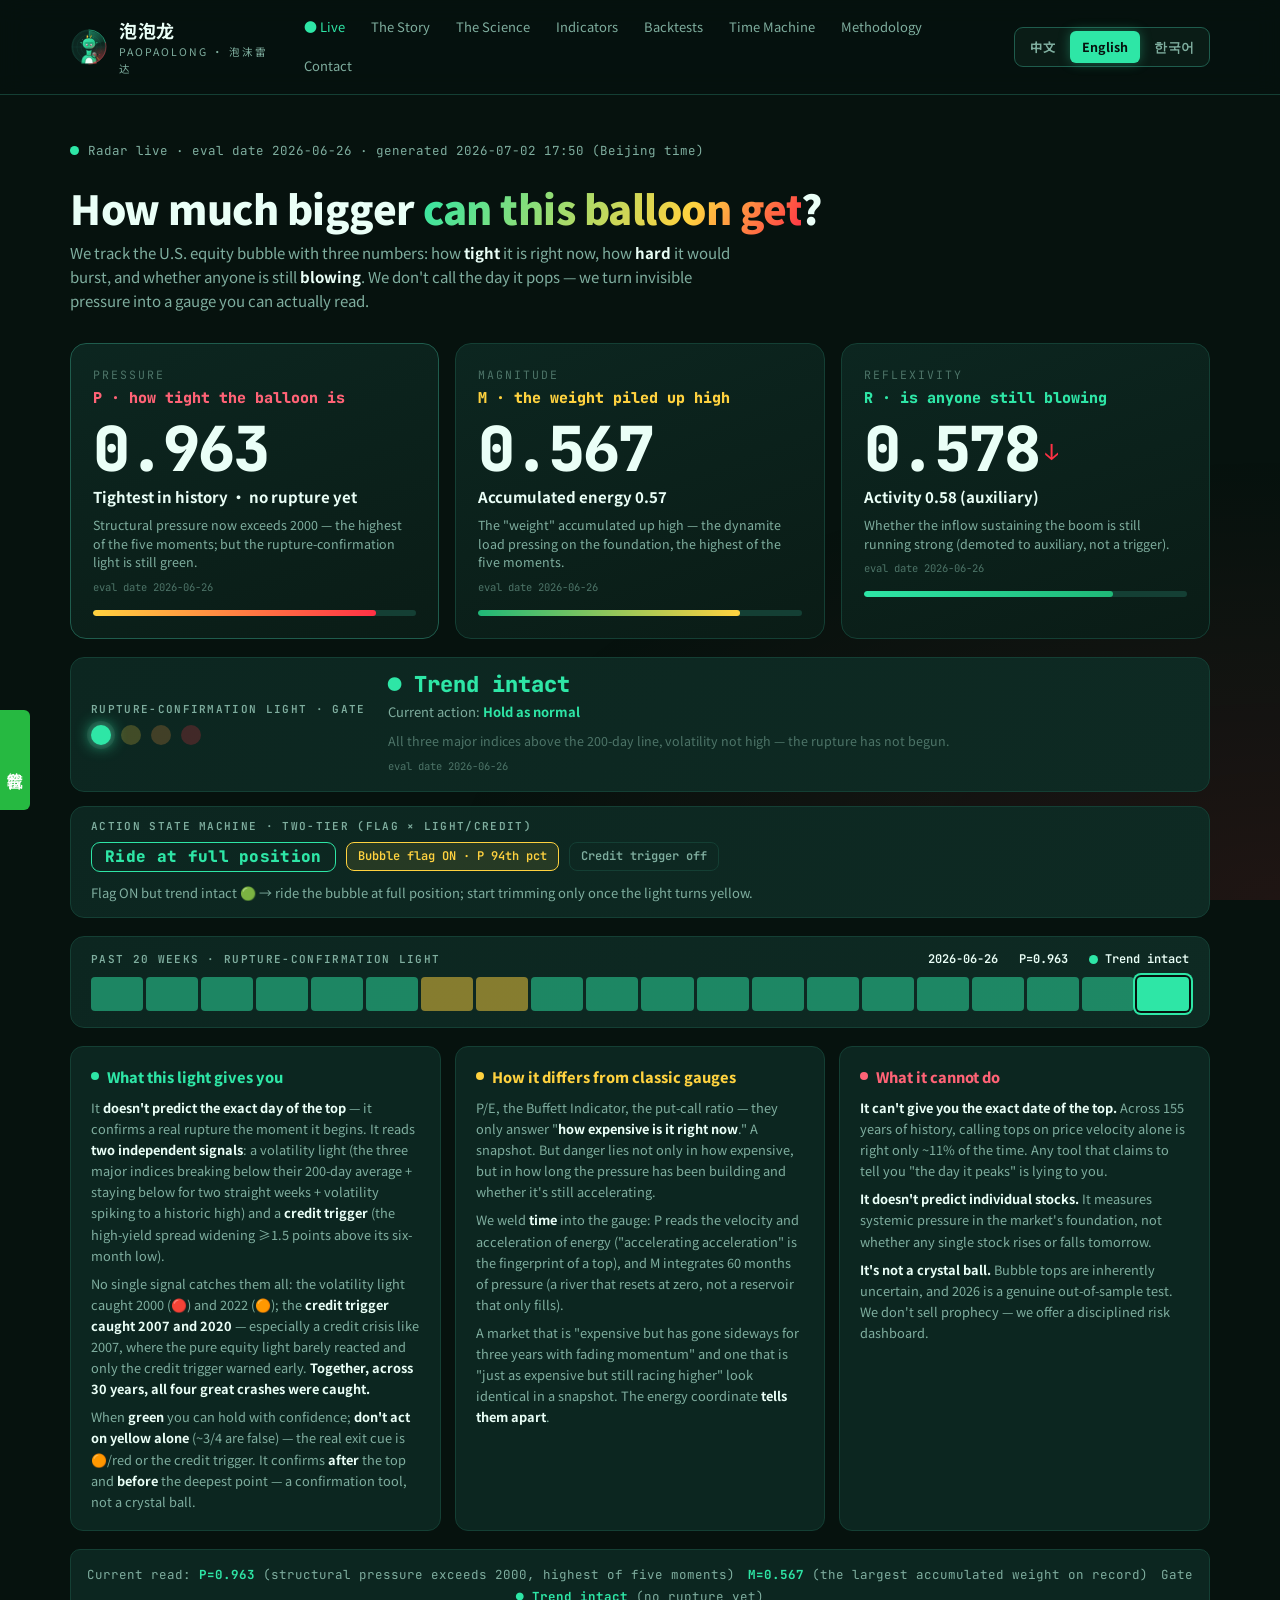
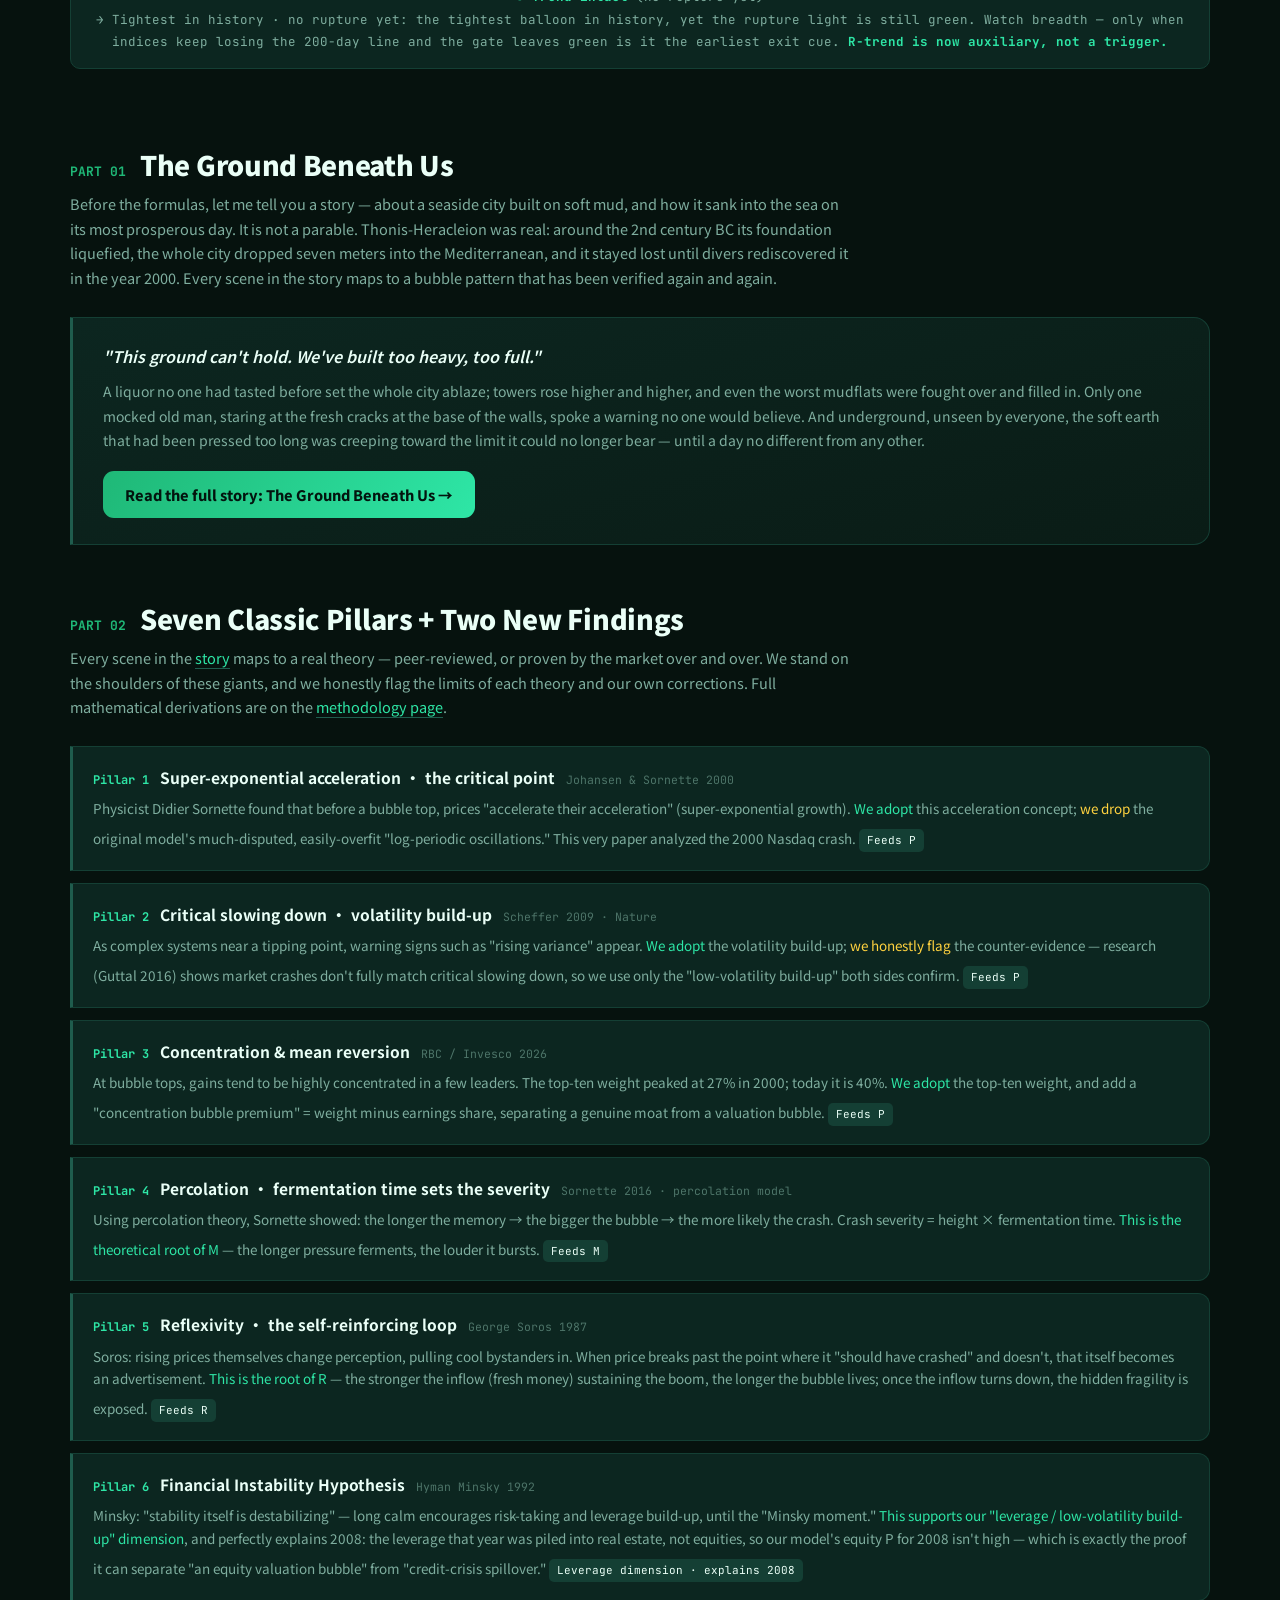
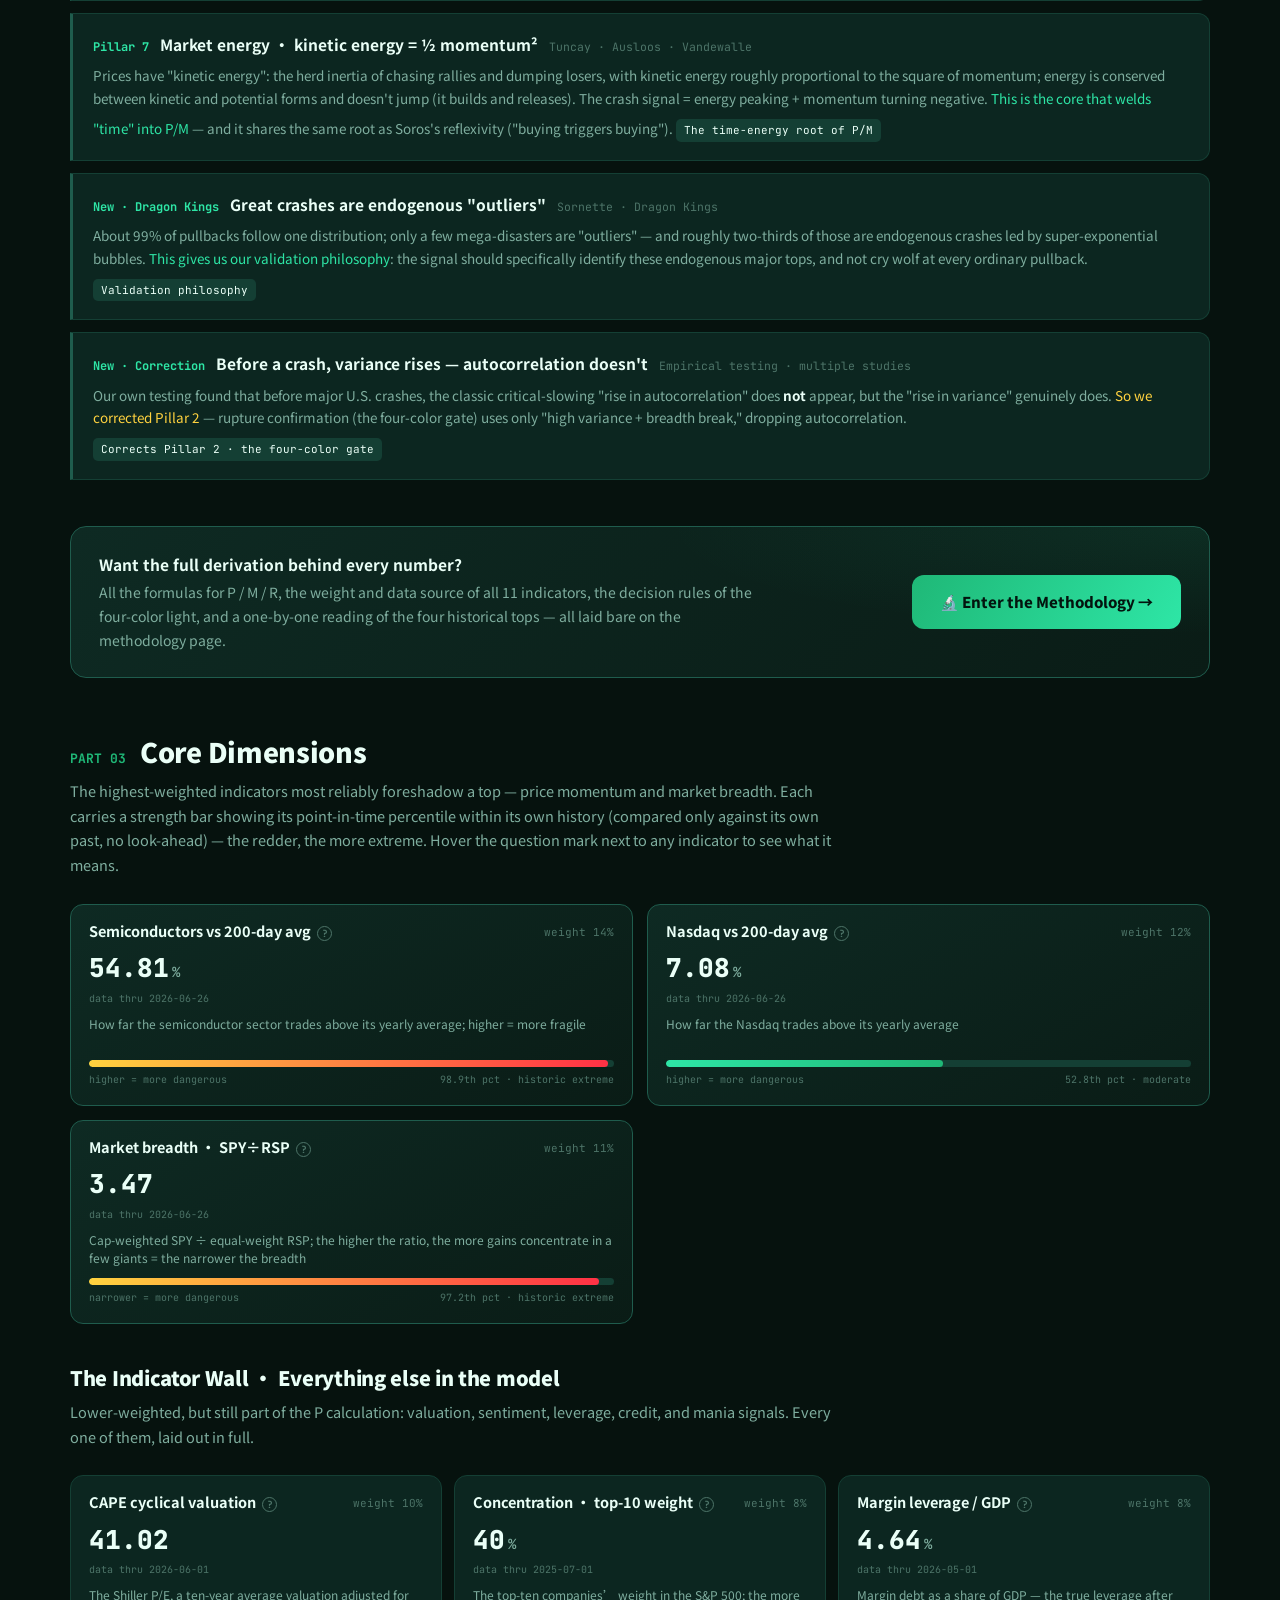
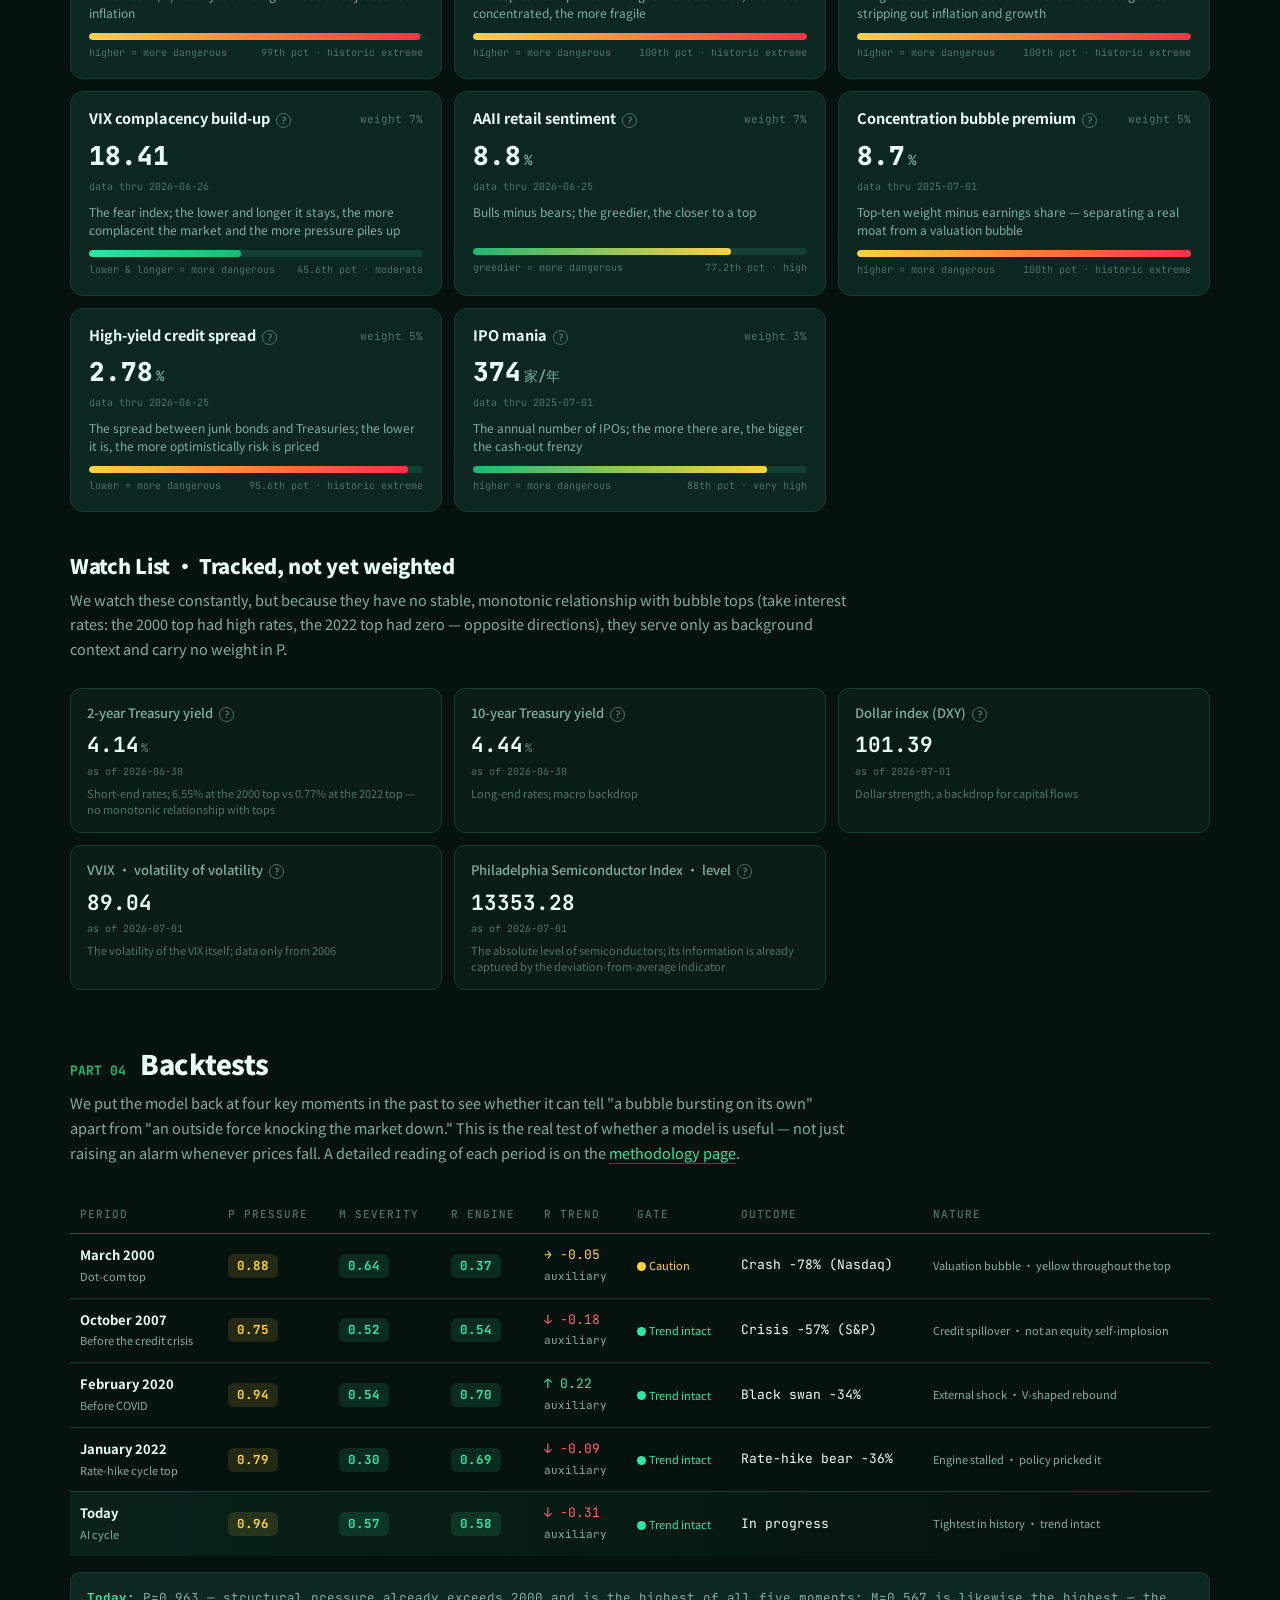
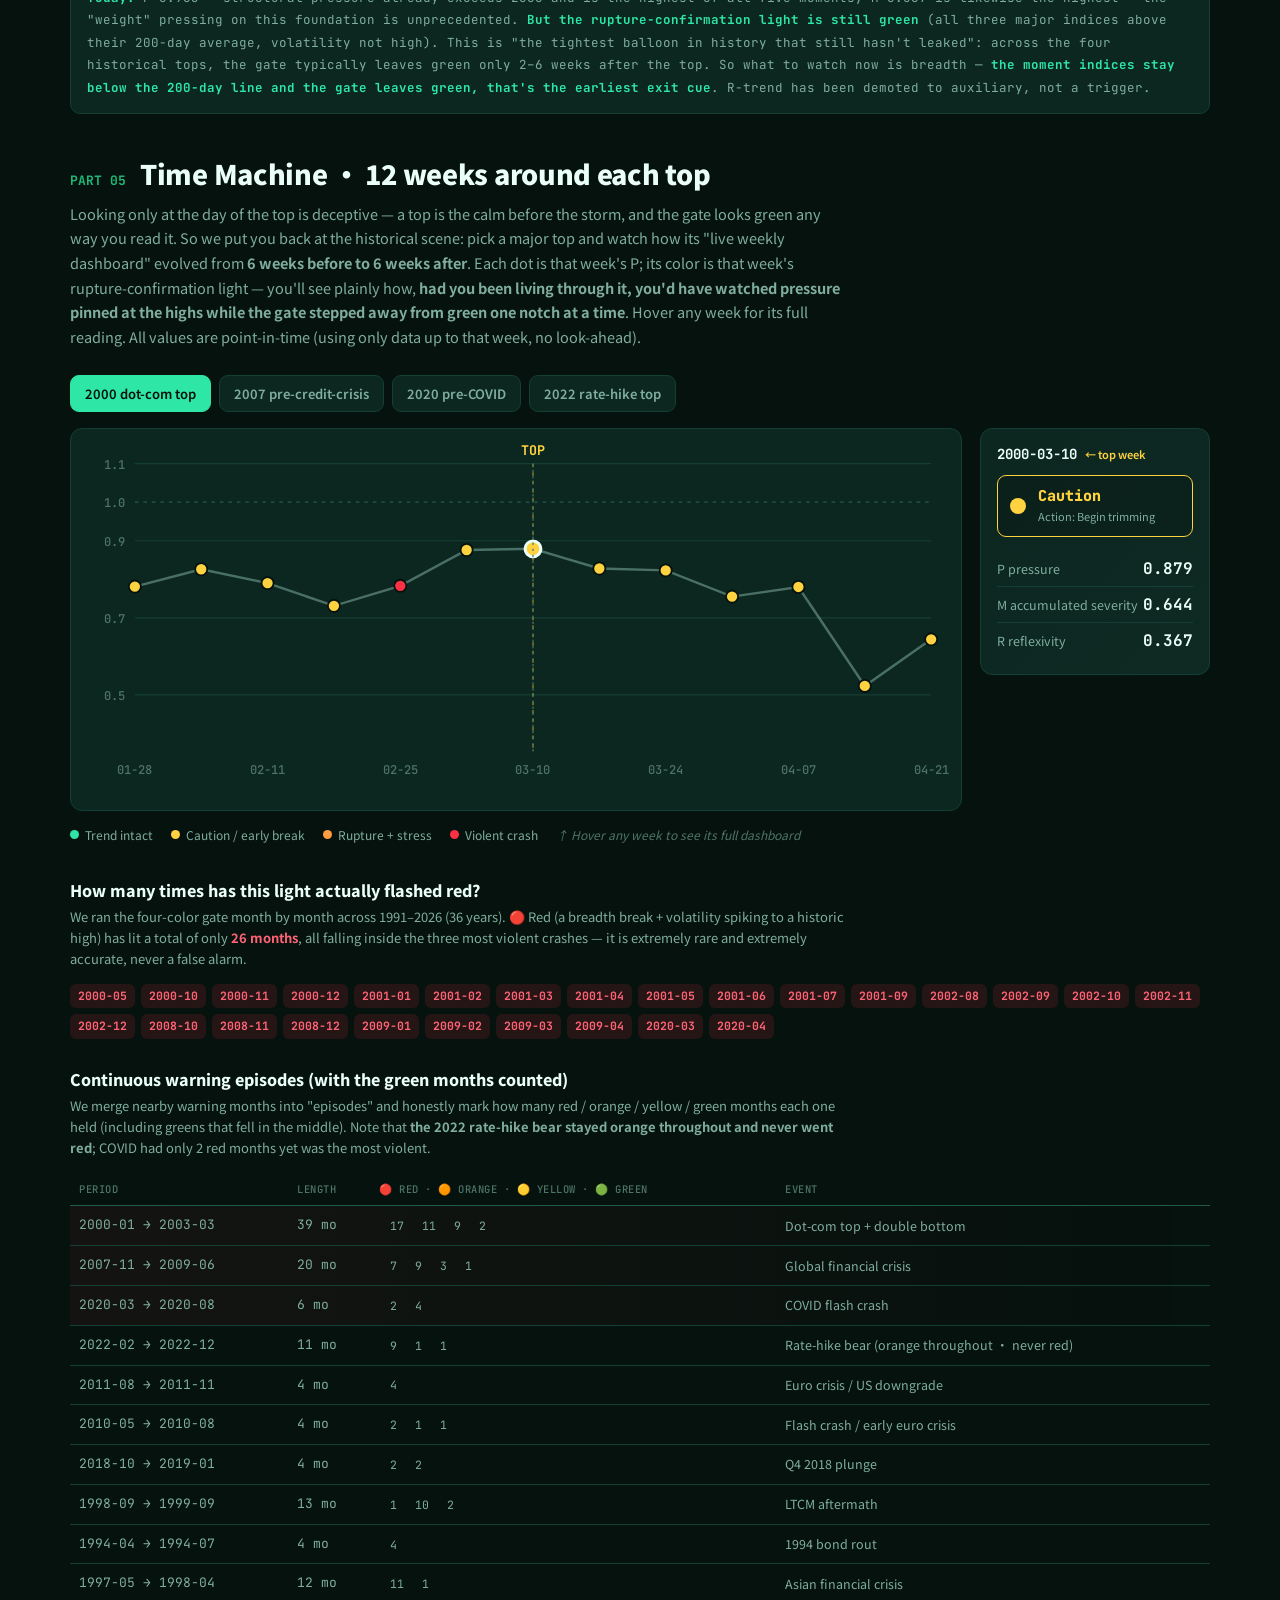
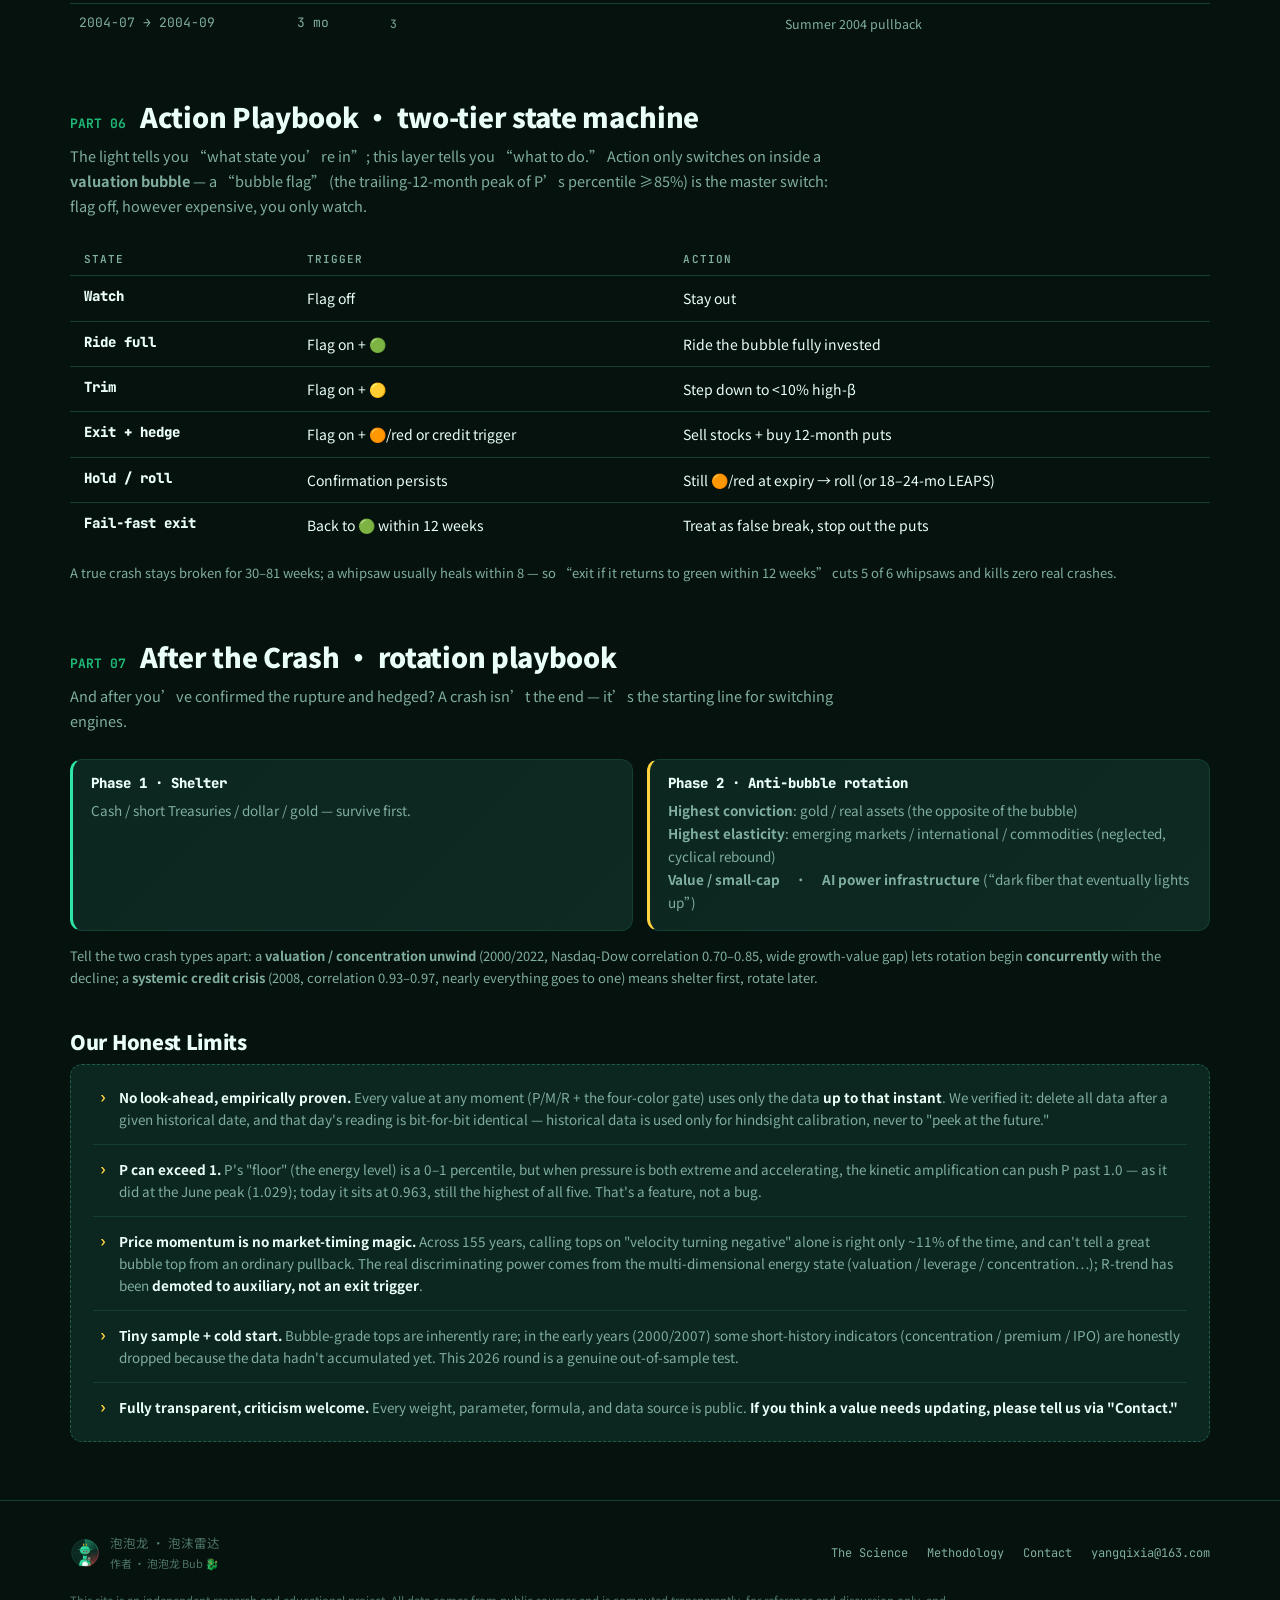
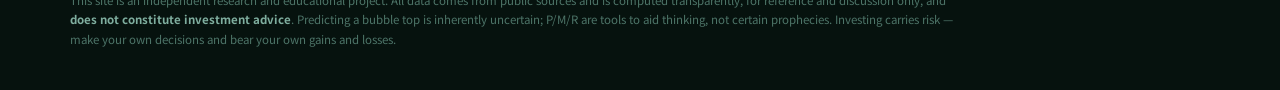
<file: site/index.html>
<!DOCTYPE html>
<html lang="zh-CN">
<head>
<meta charset="UTF-8">
<meta name="viewport" content="width=device-width, initial-scale=1.0">
<title>泡泡龙 · 美股泡沫压力监测</title>
<link rel="icon" href="assets/favicon.svg" type="image/svg+xml">
<link rel="preconnect" href="https://fonts.googleapis.com">
<link rel="preconnect" href="https://fonts.gstatic.com" crossorigin>
<link href="https://fonts.googleapis.com/css2?family=JetBrains+Mono:wght@400;500;700;800&family=Noto+Sans+SC:wght@400;500;700;900&display=swap" rel="stylesheet">
<link rel="stylesheet" href="assets/site.css">
</head>
<body>
<nav>
  <div class="nav-in">
    <a href="index.html" class="brand">
      <img src="assets/logo.svg" alt="泡泡龙">
      <span class="nm">泡泡龙<small>PAOPAOLONG · 泡沫雷达</small></span>
    </a>
    <div class="nav-links">
      <a href="index.html" class="live" data-i18n="nav_live">● 实时</a>
      <a href="story.html" data-i18n="nav_story">原理故事</a>
      <a href="#academic" data-i18n="nav_academic">学术依据</a>
      <a href="#indicators" data-i18n="nav_indicators">指标墙</a>
      <a href="#history" data-i18n="nav_history">历史校验</a>
      <a href="#replay" data-i18n="nav_replay">时光回放</a>
      <a href="methodology.html" data-i18n="nav_method">方法论</a>
      <a href="message.html" data-i18n="nav_message">给我留言</a>
    </div>
    <div class="lang-switch" id="lang-switch"><button data-lang="zh" class="on">中文</button><button data-lang="en">English</button><button data-lang="ko">한국어</button></div>
  </div>
</nav>

<div class="wrap">
  <header class="hero">
    <div class="status-line">
      <span class="pulse-dot"></span>
      <span id="status-txt">雷达运行中 · 评估日 ——</span>
    </div>
    <h1 class="hero-head" data-i18n="hero_head">这个气球，<span class="accent">还能吹多大</span>？</h1>
    <p class="hero-sub" data-i18n="hero_sub">我们用三个数字追踪美股泡沫：它现在<b>多紧</b>、万一爆会<b>多猛</b>、还有没有人<b>在吹</b>。不预测哪天爆，只把看不见的压力变成你看得见的刻度。</p>
    <div id="err" class="err"></div>
    <div class="pmr" id="pmr-cards"></div>
    <div class="gate-box" id="gate-box"></div>
    <div class="action-box" id="action-box"></div>
    <div class="strip20-wrap">
      <div class="strip20-head"><span data-i18n="strip_head">过去 20 周 · 破裂确认灯</span><span class="strip20-cap" id="strip20-cap"></span></div>
      <div class="strip20" id="strip20-bars"></div>
    </div>
    <div class="gate-explain" data-i18n="gate_explain">
      <div class="ge-card can">
        <div class="ge-t"><span class="dot"></span>这盏灯能给你什么</div>
        <p>它<b>不预测顶部哪天到</b>，只在真正的破裂开始时确认。它看<b>两路独立信号</b>：波动灯（三大指数跌穿 200 日线 + 连续两周 + 波动冲上历史高位）与<b>信贷扳机</b>（高收益债利差较半年低点扩大 ≥1.5 个百分点）。</p>
        <p>没有任何单一信号能抓全：波动灯抓住了 2000（🔴）和 2022（🟠）；<b>信贷扳机抓住了 2007 和 2020</b>——尤其 2007 那种信贷危机，纯股市灯几乎没反应，全靠信贷扳机提前预警。<b>两路合并，30 年四次大崩盘一次没漏。</b></p>
        <p>🟢 可安心持有；<b>黄灯别单独行动</b>（约 3/4 是假信号），真正的离场线索是 🟠/红灯 或信贷扳机。它在顶部<b>之后</b>、最深处<b>之前</b>确认——是确认工具，不是水晶球。</p>
      </div>
      <div class="ge-card adv">
        <div class="ge-t"><span class="dot"></span>它和传统指标差在哪</div>
        <p>市盈率、巴菲特指标只回答"<b>此刻贵不贵</b>"——一张快照。但危险不只在多贵，更在压力憋了多久、还在不在加速。</p>
        <p>我们把"<b>时间</b>"焊进指标：P 看能量的速度与加速度（"加速地加速"才是顶部指纹），M 把 60 个月压力做成积分（像河、穿零重置）。</p>
        <p>一个"贵但横盘三年、动能衰减"的市场，和一个"同样贵、却还在加速狂奔"的市场，快照分不出，<b>能量坐标能</b>。</p>
      </div>
      <div class="ge-card cant">
        <div class="ge-t"><span class="dot"></span>它做不到什么</div>
        <p><b>给不了精确顶部日期</b>——155 年检验，单靠价格速度抓顶精确率仅约 11%。任何声称能告诉你"哪天见顶"的工具都在骗你。</p>
        <p><b>不预测个股</b>——它量的是整个市场地基的系统性压力，不是某只股票明天的涨跌。</p>
        <p><b>不是水晶球</b>——泡沫顶本质不确定，2026 仍是真正的样本外考验。我们卖的不是预言，是有纪律的风控仪表盘。</p>
      </div>
    </div>
    <div class="readout" id="readout"></div>
  </header>

  <section id="story-teaser">
    <div class="sec-head"><span class="sec-num">PART 01</span><span class="sec-title" data-i18n="st_title">脚下的土地</span></div>
    <p class="sec-intro" data-i18n="st_intro">在讲公式之前，请先听一个故事——一座建在软土上的海边古城，如何在最繁华的那天整体沉入海底。它不是寓言：托尼斯-赫拉克利翁真实存在过，公元前二世纪地基液化、整体下沉七米，直到公元 2000 年才在海底被重新发现。故事里的每一幕，都对应一条被反复验证的泡沫规律。</p>
    <div class="story-teaser" data-i18n="st_teaser">
      <div class="stt-lead">"这片地，撑不住了。我们盖得太重、太满了。"</div>
      <p>一种从未见过的烈酒点燃了全城，楼越盖越高、连最烂的滩涂都被抢着填满；只有一个被嘲笑的老人，盯着墙根新裂开的纹路，说出了没人肯信的警告。而在所有人看不见的地下，那片被压了太久的软土，正一点一点逼向它再也扛不住的极限——直到一个和往常没有任何不同的日子。</p>
      <a href="story.html" class="stt-link">读完整故事：脚下的土地 →</a>
    </div>
  </section>

  <section id="academic">
    <div class="sec-head"><span class="sec-num">PART 02</span><span class="sec-title" data-i18n="ac_title">理论支柱 · 七大经典 + 两项新证</span></div>
    <p class="sec-intro" data-i18n="ac_intro"><a href="story.html" style="color:var(--green);border-bottom:1px solid var(--grid)">故事</a>里那些情节，每一个都对应一个经过同行评议、或被市场反复验证的真实理论。我们站在这些巨人的肩膀上，并诚实标注了每个理论的局限和我们的矫正。完整数学推导见<a href="methodology.html" style="color:var(--green);border-bottom:1px solid var(--grid)">方法论页</a>。</p>
    <div class="pillar" data-i18n="p1">
      <div class="pillar-h"><span class="pillar-n">支柱一</span><span class="pillar-t">超指数加速 · 临界点</span><span class="pillar-src">Johansen & Sornette 2000</span></div>
      <div class="pillar-body">物理学家 Sornette 发现，泡沫顶部前价格会"加速地加速"（超指数增长）。<span class="use">我们采用</span>这个加速度概念；<span class="fix">我们弃用</span>原模型里争议很大、易过拟合的"对数周期振荡"。这篇论文分析的正是 2000 年纳斯达克崩盘。<span class="pillar-maps">支撑 P 值</span></div>
    </div>
    <div class="pillar" data-i18n="p2">
      <div class="pillar-h"><span class="pillar-n">支柱二</span><span class="pillar-t">临界慢化 · 波动率累积</span><span class="pillar-src">Scheffer 2009 · Nature</span></div>
      <div class="pillar-body">复杂系统临近临界点时会出现"方差上升"等预警信号。<span class="use">我们采用</span>波动累积这条；<span class="fix">我们诚实标注</span>反面证据——有研究（Guttal 2016）证明股市崩盘前并不完全符合临界慢化，所以我们只用被双方都验证的"低波动累积"。<span class="pillar-maps">支撑 P 值</span></div>
    </div>
    <div class="pillar" data-i18n="p3">
      <div class="pillar-h"><span class="pillar-n">支柱三</span><span class="pillar-t">集中度均值回归</span><span class="pillar-src">RBC / Invesco 2026</span></div>
      <div class="pillar-body">泡沫顶部往往涨幅高度集中于少数龙头。前十大权重 2000 年顶峰 27%，今天已达 40%。<span class="use">我们采用</span>前十大权重，并新增"集中度泡沫溢价"=权重减盈利占比，区分真护城河与估值泡沫。<span class="pillar-maps">支撑 P 值</span></div>
    </div>
    <div class="pillar" data-i18n="p4">
      <div class="pillar-h"><span class="pillar-n">支柱四</span><span class="pillar-t">渗流理论 · 发酵时间定烈度</span><span class="pillar-src">Sornette 2016 · 渗流模型</span></div>
      <div class="pillar-body">Sornette 用渗流理论证明：记忆越长→泡沫越大→越可能崩盘。崩溃的烈度 = 高度 × 发酵时间。<span class="use">这是 M 值的理论根基</span>——压力发酵越久，崩得越响。<span class="pillar-maps">支撑 M 值</span></div>
    </div>
    <div class="pillar" data-i18n="p5">
      <div class="pillar-h"><span class="pillar-n">支柱五</span><span class="pillar-t">反身性 · 自我强化循环</span><span class="pillar-src">George Soros 1987</span></div>
      <div class="pillar-body">索罗斯：价格上涨本身改变认知，把场外冷静者也吸进场。价格突破"本该崩"的点却没崩，反而成了广告。<span class="use">这是 R 值的根基</span>——维系繁荣的活水（新资金）越旺，泡沫续命；活水拐头向下，被掩盖的脆弱就暴露。<span class="pillar-maps">支撑 R 值</span></div>
    </div>
    <div class="pillar" data-i18n="p6">
      <div class="pillar-h"><span class="pillar-n">支柱六</span><span class="pillar-t">金融不稳定假说</span><span class="pillar-src">Hyman Minsky 1992</span></div>
      <div class="pillar-body">明斯基："稳定本身是不稳定的"——长期平静鼓励冒险、累积杠杆，直到"明斯基时刻"。<span class="use">支撑我们的"杠杆/低波动累积"维度</span>，并完美解释 2008：当年杠杆堆在房地产而非股市，所以我们模型对 2008 股市 P 值不高——这恰恰证明模型能区分"股市估值泡沫"与"信贷危机外溢"。<span class="pillar-maps">支撑杠杆维度 · 解释 2008</span></div>
    </div>
    <div class="pillar" data-i18n="p7">
      <div class="pillar-h"><span class="pillar-n">支柱七</span><span class="pillar-t">市场能量 · 动能=½动量²</span><span class="pillar-src">Tuncay · Ausloos · Vandewalle</span></div>
      <div class="pillar-body">价格有"动能"：追涨杀跌的羊群惯性，动能近似正比于动量的平方；能量在动能与势能间守恒、不会突变（累积与释放）。崩盘信号 = 能量累积到极大 + 动量转负。<span class="use">这是把"时间"焊进 P/M 的内核</span>——也正好与索罗斯反身性同源（"买引发买"）。<span class="pillar-maps">P/M 的时间动能根基</span></div>
    </div>
    <div class="pillar" data-i18n="p8">
      <div class="pillar-h"><span class="pillar-n">新证 · 龙王</span><span class="pillar-t">大崩盘是内生"离群点"</span><span class="pillar-src">Sornette · Dragon Kings</span></div>
      <div class="pillar-body">约 99% 的回调服从同一分布，只有少数巨灾是"离群异类"——其中约三分之二，是被超指数泡沫前导的内生崩盘。<span class="use">这给了我们验证哲学</span>：信号该专门识别这类内生大顶，而不该对每一次普通回调乱叫。<span class="pillar-maps">验证哲学</span></div>
    </div>
    <div class="pillar" data-i18n="p9">
      <div class="pillar-h"><span class="pillar-n">新证 · 修正</span><span class="pillar-t">崩盘前是方差升、不是自相关升</span><span class="pillar-src">实证检验 · 多项研究</span></div>
      <div class="pillar-body">我们检验后发现：美股大崩盘前并<b>不</b>出现经典临界慢化的"自相关上升"，但"方差上升"确实普遍。<span class="fix">据此我们矫正了支柱二</span>——破裂确认（四色闸门）只用"方差高位 + 广度破位"，丢掉自相关。<span class="pillar-maps">矫正支柱二 · 四色闸门</span></div>
    </div>
  </section>

  <div class="page-entry">
    <div class="pe-text" data-i18n="pe_text"><b>想看每个数字背后的完整推导？</b>P / M / R 的全部公式、11 个指标的权重与数据来源、四色灯的判定规则、四个历史顶的逐一解读——全都摊开在方法论页。</div>
    <a href="methodology.html" class="pe-btn" data-i18n="pe_btn">🔬 走进方法论 →</a>
  </div>

  <section id="indicators">
    <div class="sec-head"><span class="sec-num">PART 03</span><span class="sec-title" data-i18n="cd_title">核心维度</span></div>
    <p class="sec-intro" data-i18n="cd_intro">权重最高的指标，最可靠地预示顶部——价格动能与市场广度。每个都带强度条：显示它在历史分布中的 point-in-time 百分位（只跟它自己之前的历史比，无前视）——越偏红越极端。把鼠标移到指标旁的问号上，可看到它的含义。</p>
    <div class="core-grid" id="core-grid"></div>
  </section>

  <section style="padding-top:30px">
    <div class="sec-head"><span class="sec-title" style="font-size:20px" data-i18n="wall_title">指标墙 · 其余纳入计算的指标</span></div>
    <p class="sec-intro" data-i18n="wall_intro">权重稍低，但同样纳入 P 值计算的估值、情绪、杠杆、信用、狂热信号。一个不漏，全部铺开。</p>
    <div class="wall-grid" id="wall-grid"></div>
  </section>

  <section style="padding-top:30px">
    <div class="sec-head"><span class="sec-title" style="font-size:20px" data-i18n="obs_title">观测指标 · 持续追踪，暂不纳入计算</span></div>
    <p class="sec-intro" data-i18n="obs_intro">这些指标我们一直在盯，但因为与泡沫顶部没有稳定的单调关系（比如利率：2000 年顶是高利率、2022 年顶是零利率，方向相反），所以只作背景观测，不参与 P 值加权。</p>
    <div class="obs-grid" id="obs-grid"></div>
  </section>

  <section id="history">
    <div class="sec-head"><span class="sec-num">PART 04</span><span class="sec-title" data-i18n="hist_title">历史校验</span></div>
    <p class="sec-intro" data-i18n="hist_intro">把模型放回过去四个关键时点，看它能否区分"泡沫自爆"和"外力砸盘"。这是检验模型有没有用的真正考验——而不是只要下跌就报警。每个时期的详细解读，见<a href="methodology.html" style="color:var(--green);border-bottom:1px solid var(--grid)">方法论页</a>。</p>
    <div style="overflow-x:auto">
      <table class="htable">
        <thead><tr data-i18n="hist_th"><th>时期</th><th>P 压力</th><th>M 烈度</th><th>R 引擎</th><th>R 趋势</th><th>确认闸</th><th>实际结果</th><th>性质</th></tr></thead>
        <tbody id="hist-body"></tbody>
      </table>
    </div>
    <div class="readout" style="text-align:left;margin-top:16px" data-i18n="hist_readout">
      <b>今天：</b>P=0.963，结构压力已超 2000、是五个时点里最高的；M=0.567 同样最高——这一轮压在地基上的"重量"前所未有。<b>但破裂确认灯仍是绿的</b>（三大指数都在 200 日线上方、波动不高）。这就是"气球史上最紧、却还没漏气"：参考四个历史顶，闸门往往是顶后 2–6 周才离绿。所以现在该盯的是广度——<b>指数一旦持续跌穿 200 日线、闸门离绿，那就是最早的离场线索</b>。R 趋势已降为辅助，不作扳机。
    </div>
  </section>

  <section id="replay" style="padding-top:30px">
    <div class="sec-head"><span class="sec-num">PART 05</span><span class="sec-title" data-i18n="rp_title">时光回放 · 顶部前后 12 周</span></div>
    <p class="sec-intro" data-i18n="rp_intro">只看顶部当天会骗人——顶部本就是暴风雨前的平静，闸门怎么看都是绿的。所以我们把人放回历史现场：选一个大顶，看它<b>顶前 6 周到顶后 6 周</b>的"当周实时仪表盘"如何一周周演变。图上每个点是那一周的 P，颜色是那一周的破裂确认灯——你会直观看到，<b>若当年身在其中，会怎样眼睁睁看着压力钉在高位、闸门一格格离绿</b>。鼠标悬停任意一周，看当周完整读数。所有数值均为 point-in-time（只用当周及之前的数据，无前视）。</p>
    <div id="replay-box"></div>
    <div class="replay-extra">
      <div class="rx-head" data-i18n="rx1_head">历史上，这盏灯到底亮过几次红？</div>
      <p class="rx-sub" data-i18n="rx1_sub">把四色灯逐月跑遍 1991–2026（共 36 年）。🔴 红灯（广度破位 + 波动冲上历史高位）总共只亮过 <b style="color:var(--red-soft)">26 个月</b>，全部落在三次最暴力的崩盘里——它极其罕见、也极其准，从不误报。</p>
      <div class="redmonth-grid" id="redmonth-grid"></div>
      <div class="rx-head" style="margin-top:28px" data-i18n="rx2_head">连续警戒的危机段（含其中绿灯数）</div>
      <p class="rx-sub" data-i18n="rx2_sub">把临近的警戒月并成"危机段"，并如实标出每段里红 / 橙 / 黄 / 绿各有几个月（含夹在中间的绿灯）。注意 <b>2022 加息熊全程橙、从未红</b>；新冠只有 2 个月红、却最猛。</p>
      <div style="overflow-x:auto"><table class="ep-table"><thead><tr data-i18n="ep_th"><th>时间段</th><th>时长</th><th>🔴 红 · 🟠 橙 · 🟡 黄 · 🟢 绿</th><th>事件</th></tr></thead><tbody id="ep-tbody"></tbody></table></div>
    </div>
  </section>

  <section id="playbook">
    <div class="sec-head"><span class="sec-num">PART 06</span><span class="sec-title" data-i18n="pb_title">动作剧本 · 两层状态机</span></div>
    <p class="sec-intro" data-i18n="pb_intro">灯告诉你"现在是什么状态"，这一层告诉你"该做什么"。动作只在<b>估值泡沫</b>里启动——用一个"泡沫旗标"（过去 12 个月 P 分位的峰值 ≥85%）作总开关：旗标不亮，再贵也只观察、不介入。</p>
    <div class="pb-wrap" data-i18n="pb_table"><table class="pb-table"><thead><tr><th>状态</th><th>触发</th><th>动作</th></tr></thead><tbody><tr><td class="pb-st pb-idle">观察</td><td>旗标未亮</td><td>不介入</td></tr><tr><td class="pb-st pb-ok">满仓骑</td><td>旗标亮 + 🟢</td><td>满仓骑泡沫</td></tr><tr><td class="pb-st pb-warn">减仓</td><td>旗标亮 + 🟡</td><td>逐步减到 &lt;10% 高 β</td></tr><tr><td class="pb-st pb-alert">清仓+对冲</td><td>旗标亮 + 🟠/红 或信贷扳机</td><td>清股 + 买 12 个月裸 put</td></tr><tr><td class="pb-st pb-alert">持有/滚动</td><td>确认持续</td><td>到期仍 🟠/红 则滚动（或 18–24 月 LEAPS）</td></tr><tr><td class="pb-st pb-warn">快速止损</td><td>12 周内回 🟢</td><td>视为假破位，put 止损离场</td></tr></tbody></table></div>
    <p class="pb-foot" data-i18n="pb_note">真崩盘破位后会持续 30–81 周，假摔通常 8 周内自愈——"12 周内回绿就离场"砍掉 6 次假摔里的 5 次，且零误杀真崩盘。</p>
  </section>

  <section id="rotation">
    <div class="sec-head"><span class="sec-num">PART 07</span><span class="sec-title" data-i18n="rt_title">崩盘后 · 轮动剧本</span></div>
    <p class="sec-intro" data-i18n="rt_intro">确认破裂、清仓对冲之后呢？崩盘不是终点，是换 engine 的起点。</p>
    <div class="rt-grid" data-i18n="rt_grid"><div class="rt-card rt-p1"><div class="rt-ph">Phase 1 · 避险</div><div class="rt-txt">现金 / 短债 / 美元 / 黄金——先活下来。</div></div><div class="rt-card rt-p2"><div class="rt-ph">Phase 2 · 反泡沫轮入</div><div class="rt-txt"><b>最高信念</b>：黄金 / 实物资产（泡沫的反面）<br><b>最高弹性</b>：新兴市场 / 国际 / 大宗（被冷落、周期反弹）<br><b>价值 / 小盘</b>　·　<b>AI 电力基建</b>（"终会点亮的暗光纤"）</div></div></div>
    <p class="rt-foot" data-i18n="rt_note">两种崩盘要分清：<b>估值/集中度崩盘</b>（2000/2022，纳指道指相关性 0.70–0.85、成长价值差大）轮动可与下跌<b>同时</b>开始；<b>系统性信贷危机</b>（2008，相关性 0.93–0.97、几乎一切归一）则先避险、后轮入。</p>
  </section>

  <section style="padding-top:30px">
    <div class="sec-head"><span class="sec-title" style="font-size:20px" data-i18n="bound_title">我们的诚实边界</span></div>
    <ul class="bound" data-i18n="bound_list">
      <li><b>无前视，已实证。</b>计算任何时点的所有数值（P/M/R + 四色闸门），只用<b>那一刻及之前</b>的数据。我们验证过：把某历史日之后的数据全部删掉，那一天的读数逐位不变——历史数据只用于事后回顾校准，从不"偷看未来"。</li>
      <li><b>P 可以超过 1。</b>P 的"底"（能量位）是 0–1 的百分位，但当压力既极端、又在加速时，动能放大会把 P 顶过 1.0——6 月峰值 1.029 正是如此；今天回到 0.963，仍是五时点最高。这是特征，不是 bug。</li>
      <li><b>价格动能不是择时神器。</b>用 155 年历史检验，单看"速度转负"去抓顶，精确率只有约 11%，且分不清大泡沫顶与普通回调顶。真正的判别力来自多维能量状态（估值/杠杆/集中度…），R 趋势已<b>降为辅助、不作离场扳机</b>。</li>
      <li><b>样本极少 + 冷启动。</b>泡沫级顶部历史样本本就少；早期（2000/2007）部分短历史指标（集中度/溢价/IPO）因数据尚未积累而被诚实丢弃。2026 这一轮是真正的样本外考验。</li>
      <li><b>全部透明，欢迎质疑。</b>所有权重、参数、公式、数据来源全部公开。<b>如果你认为某个数值需要更新，欢迎到"给我留言"告诉我们。</b></li>
    </ul>
  </section>
</div>

<footer>
  <div class="wrap">
    <div class="foot-in">
      <div class="foot-brand">
        <img src="assets/logo.svg" alt="泡泡龙">
        <div>泡泡龙 · 泡沫雷达<br><span style="color:var(--ink-faint);font-size:11px">作者 · 泡泡龙 Bub 🐉</span></div>
      </div>
      <div class="foot-links">
        <a href="#academic" data-i18n="nav_academic">学术依据</a>
        <a href="methodology.html" data-i18n="nav_method">方法论</a>
        <a href="message.html" data-i18n="nav_message">给我留言</a>
        <a href="mailto:yangqixia@163.com">yangqixia@163.com</a>
      </div>
    </div>
    <p class="dis" data-i18n="foot_dis">本站为独立研究与教育项目，所有数据来自公开来源并经透明计算，仅供参考与交流，<b>不构成任何投资建议</b>。泡沫顶部的预测在本质上是不确定的，P/M/R 三个指标是辅助思考的工具，不是确定的预言。投资有风险，决策请独立判断、自负盈亏。</p>
  </div>
</footer>
<script src="js/i18n.js"></script>
<script src="js/render.js"></script>
<script src="js/float-btn.js"></script>
</body>
</html>
</file>
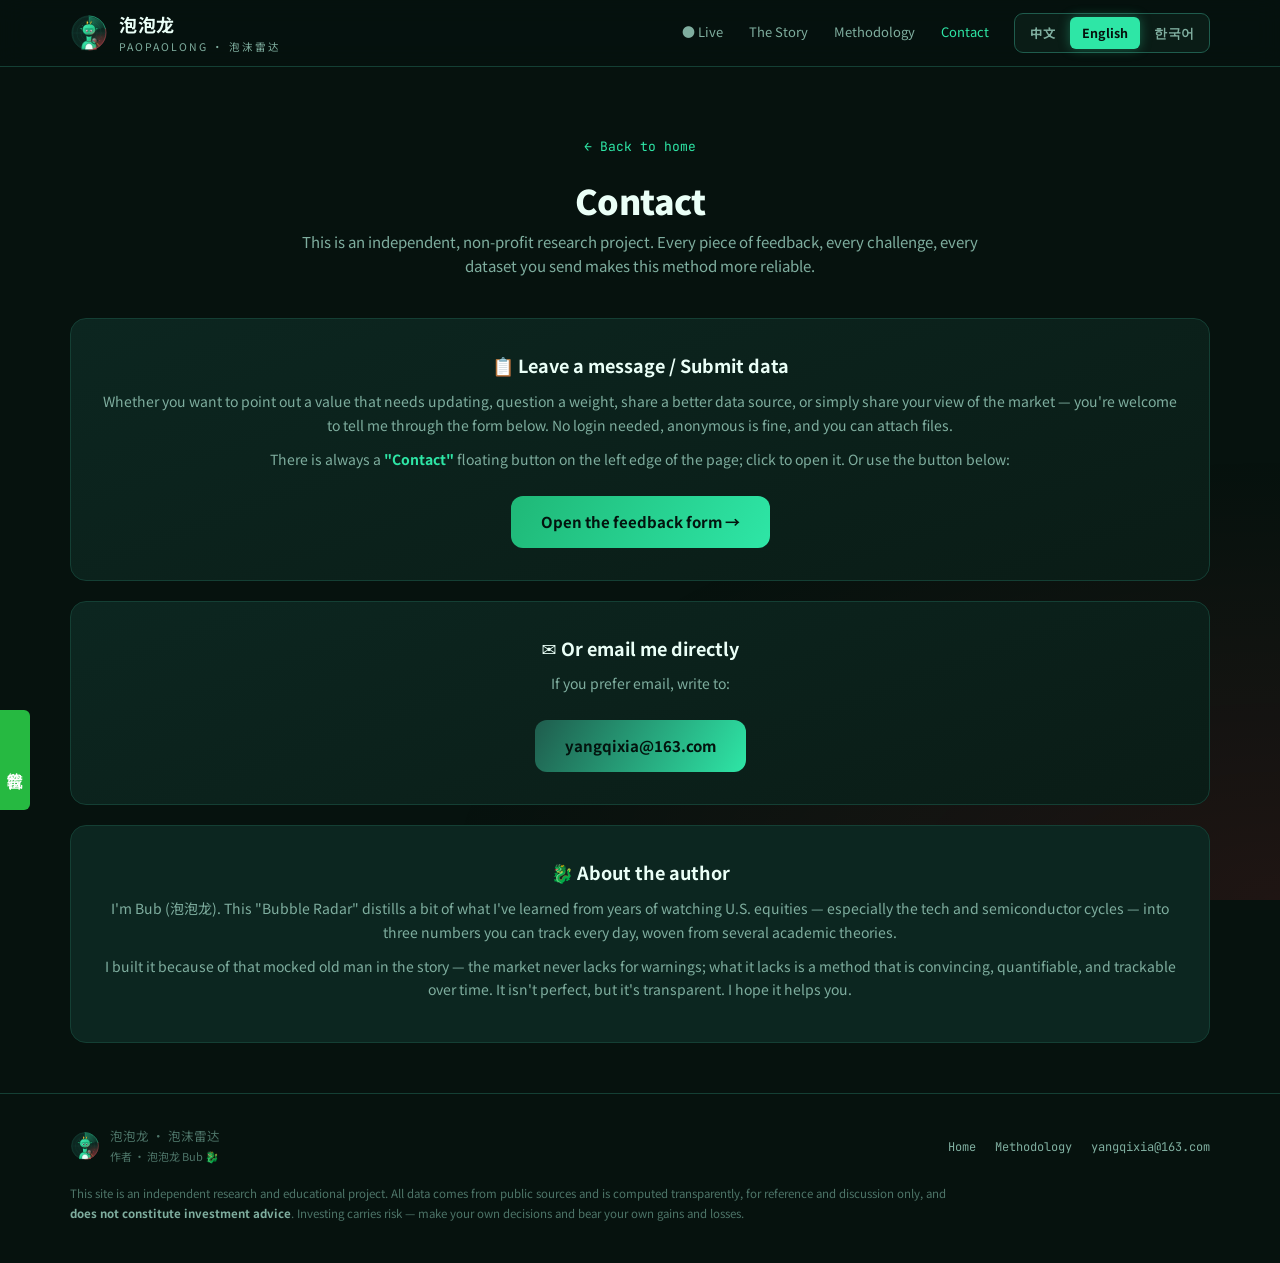
<file: site/message.html>
<!DOCTYPE html>
<html lang="zh-CN">
<head>
<meta charset="UTF-8">
<meta name="viewport" content="width=device-width, initial-scale=1.0">
<title>给我留言 · 泡泡龙</title>
<link rel="icon" href="assets/favicon.svg" type="image/svg+xml">
<link rel="preconnect" href="https://fonts.googleapis.com">
<link rel="preconnect" href="https://fonts.gstatic.com" crossorigin>
<link href="https://fonts.googleapis.com/css2?family=JetBrains+Mono:wght@400;500;700;800&family=Noto+Sans+SC:wght@400;500;700;900&display=swap" rel="stylesheet">
<link rel="stylesheet" href="assets/site.css">
</head>
<body>
<nav>
  <div class="nav-in">
    <a href="index.html" class="brand">
      <img src="assets/logo.svg" alt="泡泡龙">
      <span class="nm">泡泡龙<small>PAOPAOLONG · 泡沫雷达</small></span>
    </a>
    <div class="nav-links">
      <a href="index.html" data-i18n="nav_live">● 实时</a>
      <a href="story.html" data-i18n="nav_story">原理故事</a>
      <a href="methodology.html" data-i18n="nav_method">方法论</a>
      <a href="message.html" class="live" data-i18n="nav_message">给我留言</a>
    </div>
    <div class="lang-switch" id="lang-switch"><button data-lang="zh" class="on">中文</button><button data-lang="en">English</button><button data-lang="ko">한국어</button></div>
  </div>
</nav>

<div class="wrap">
  <header class="msg-hero">
    <a href="index.html" class="back-link" data-i18n="back_home">← 返回首页</a>
    <h1 class="hero-head" style="font-size:clamp(24px,3.5vw,34px)" data-i18n="nav_message">给我留言</h1>
    <p class="hero-sub" style="margin:0 auto" data-i18n="msg_sub">这是一个独立的、非盈利的研究项目。你的每一条反馈、每一个质疑、每一份数据，都让这套方法变得更可靠。</p>
  </header>

  <div class="msg-card">
    <h3 data-i18n="msg1_h">📋 留言 / 提交数据</h3>
    <p data-i18n="msg1_p1">无论你是想指出某个数值需要更新、质疑某个权重、分享一份更好的数据来源，还是单纯说说你对市场的看法——都欢迎通过下面的问卷告诉我。问卷无需登录，支持匿名，也可以上传附件。</p>
    <p style="margin-top:10px" data-i18n="msg1_p2">页面左侧始终有一个<b style="color:var(--green)">"给我留言"</b>的悬浮按钮，点击即可打开。或者点下面这个按钮：</p>
    <a href="https://wj.qq.com/s2/27084873/8ad1/" target="_blank" class="msg-btn" data-i18n="msg1_btn">打开留言问卷 →</a>
  </div>

  <div class="msg-card">
    <h3 data-i18n="msg2_h">✉️ 或者直接发邮件</h3>
    <p data-i18n="msg2_p">如果你更习惯邮件，可以写信到：</p>
    <a href="mailto:yangqixia@163.com" class="msg-btn" style="background:linear-gradient(120deg,#1f5c4d,#2ee6a6)">yangqixia@163.com</a>
  </div>

  <div class="msg-card" style="text-align:left;background:var(--panel)">
    <h3 style="text-align:center" data-i18n="msg3_h">🐉 关于作者</h3>
    <p style="text-align:center" data-i18n="msg3_p1">我是泡泡龙（Bub）。这套"泡沫雷达"是我多年观察美股、尤其是科技与半导体周期的一点心得，把多个学术理论揉成了三个可以每天追踪的数字。</p>
    <p style="text-align:center;margin-top:10px" data-i18n="msg3_p2">我做这个，是因为故事里那个被嘲笑的老人——市场从不缺少警示，缺的是一种能让人信服、能量化、能持续追踪的方法。它不完美，但它透明。希望它能帮到你。</p>
  </div>
</div>

<footer>
  <div class="wrap">
    <div class="foot-in">
      <div class="foot-brand">
        <img src="assets/logo.svg" alt="泡泡龙">
        <div>泡泡龙 · 泡沫雷达<br><span style="color:var(--ink-faint);font-size:11px">作者 · 泡泡龙 Bub 🐉</span></div>
      </div>
      <div class="foot-links">
        <a href="index.html" data-i18n="foot_home">首页</a>
        <a href="methodology.html" data-i18n="nav_method">方法论</a>
        <a href="mailto:yangqixia@163.com">yangqixia@163.com</a>
      </div>
    </div>
    <p class="dis" data-i18n="foot_dis2">本站为独立研究与教育项目，所有数据来自公开来源并经透明计算，仅供参考与交流，<b>不构成任何投资建议</b>。投资有风险，决策请独立判断、自负盈亏。</p>
  </div>
</footer>

<!-- Wenjuan Layer Begin -->
<div id="idy_floatdiv" style="position:fixed;display:flex;left:0;bottom:10%;width:30px;border-top-right-radius:6px;border-bottom-right-radius:6px;height:100px;background:#26B941;line-height:24px;writing-mode:vertical-rl;align-items:center;justify-content:center;font-family:PingFangSC-Regular;font-size:16px;z-index:999;">
<a href="https://wj.qq.com/s2/27084873/8ad1/" target="blank" style="color:#FFFFFF;text-decoration:none;">给我留言</a>
</div>
<!-- Wenjuan Layer End -->
<script src="js/i18n.js"></script>
</body>
</html>
</file>
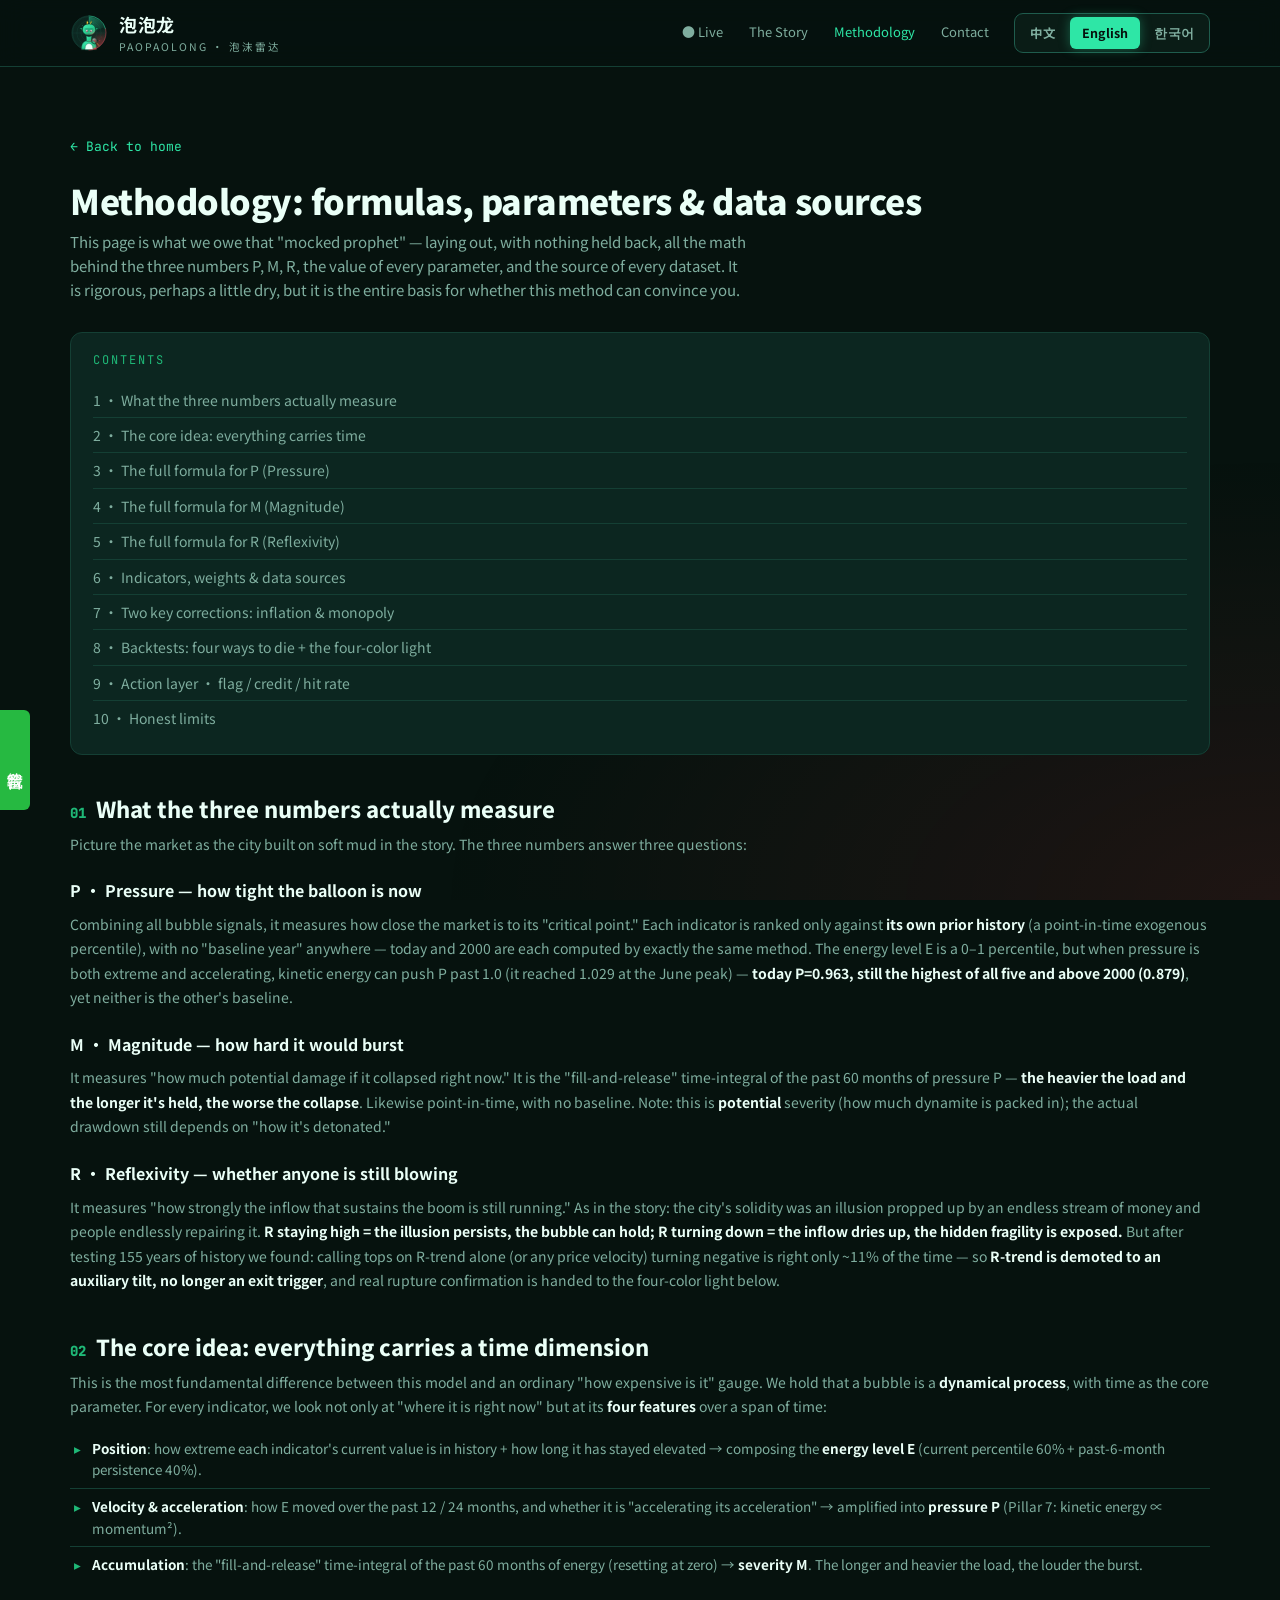
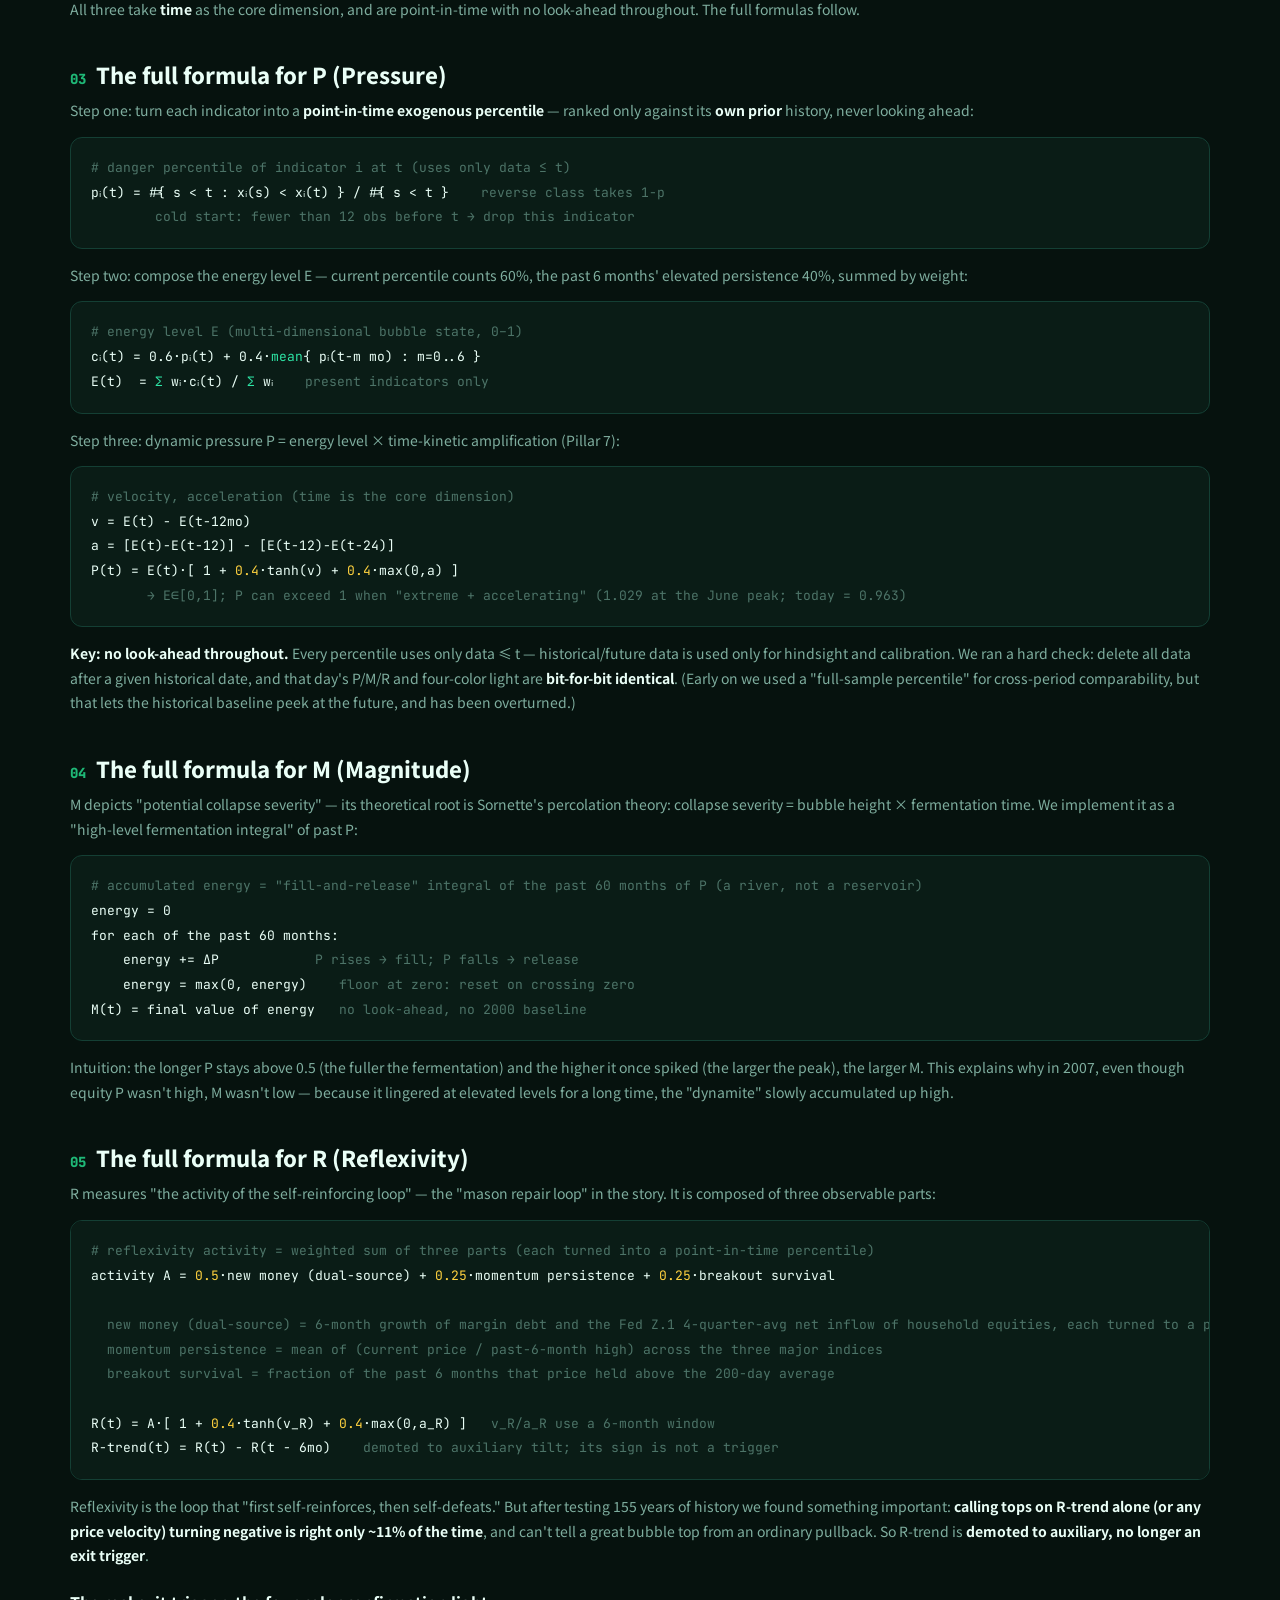
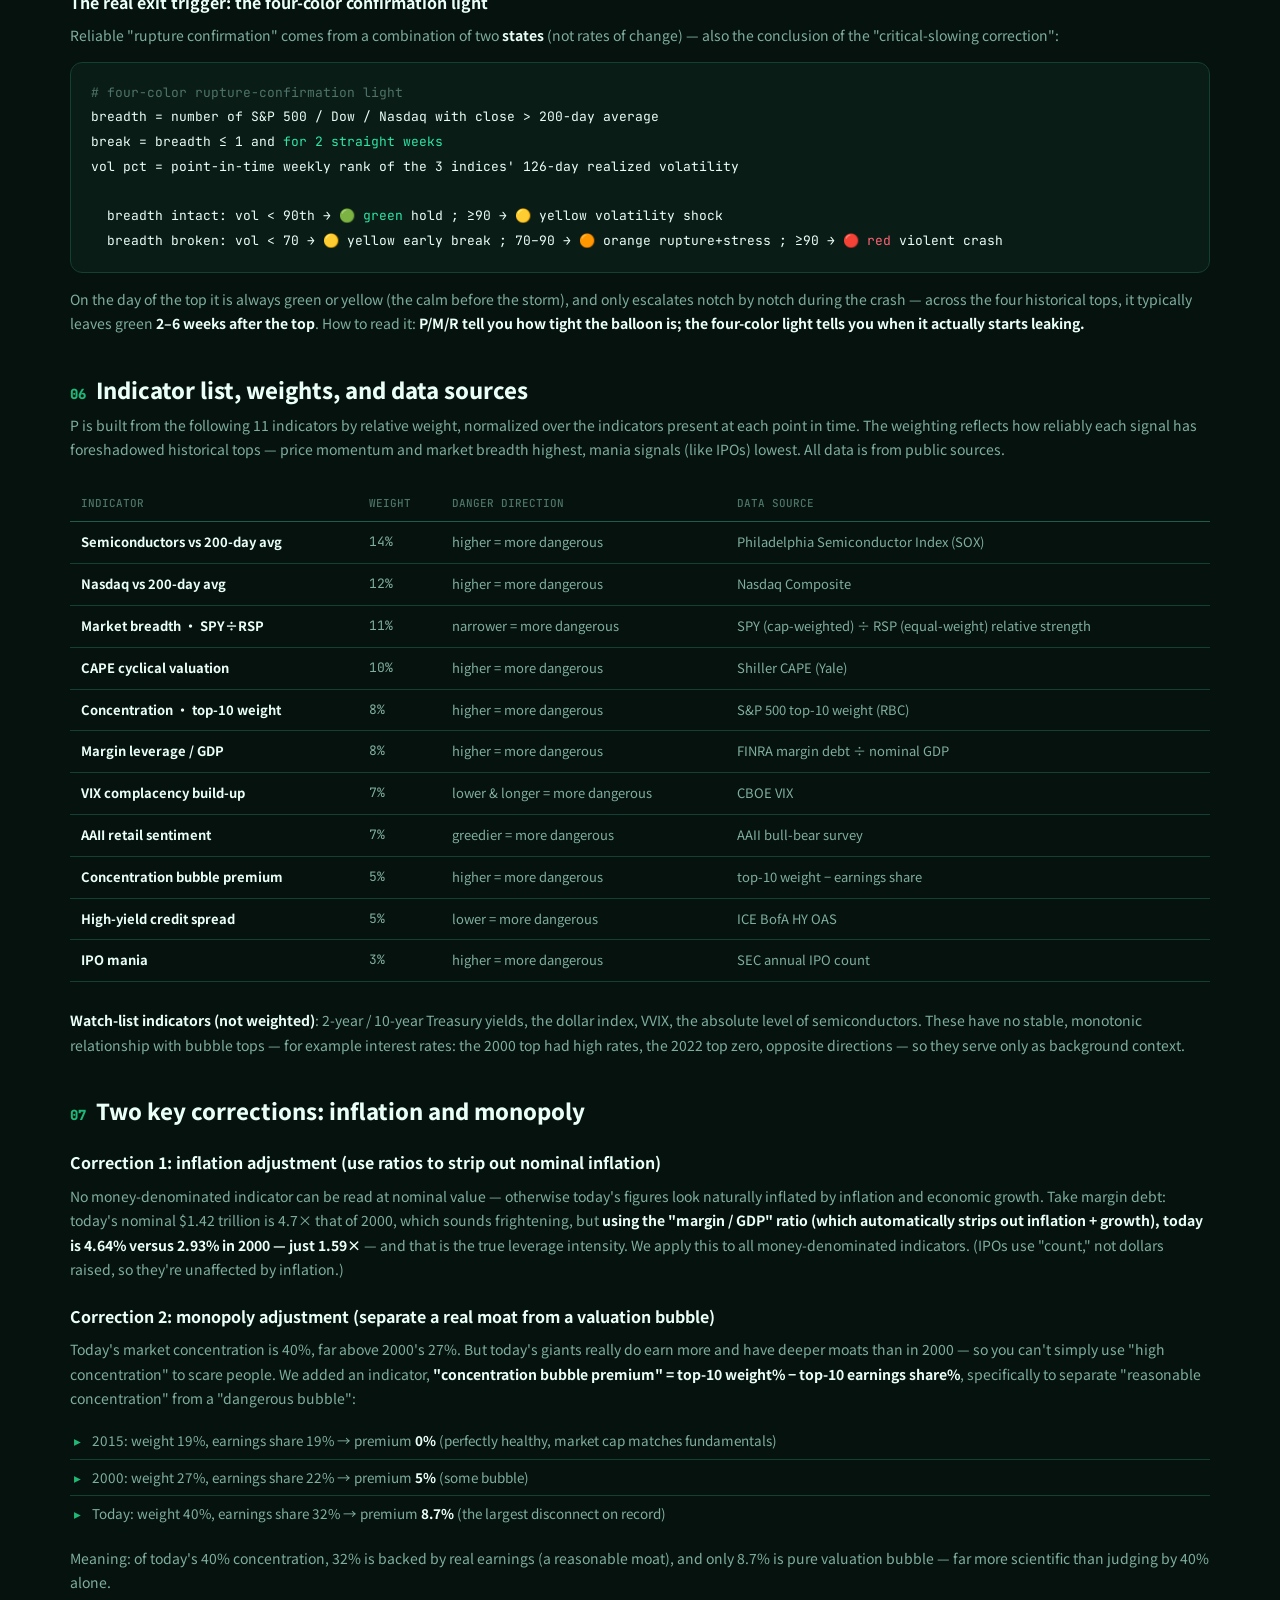
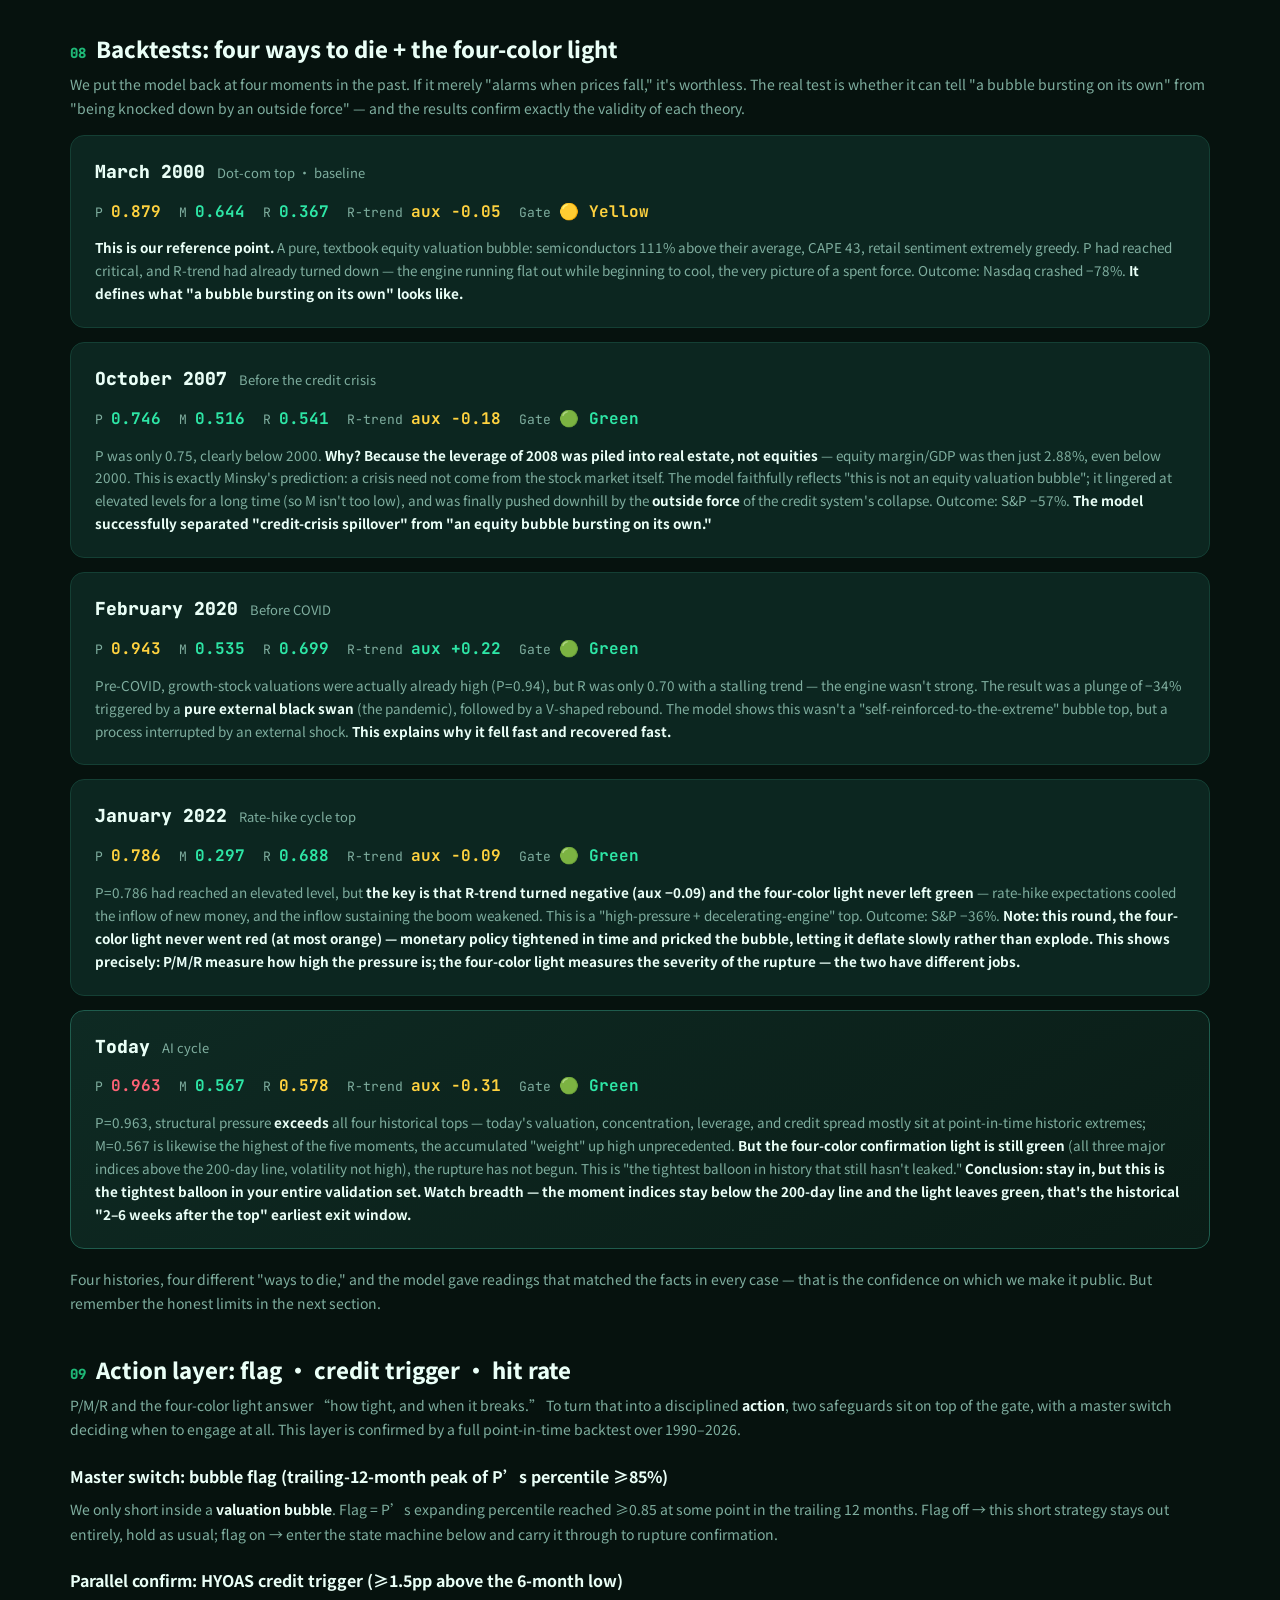
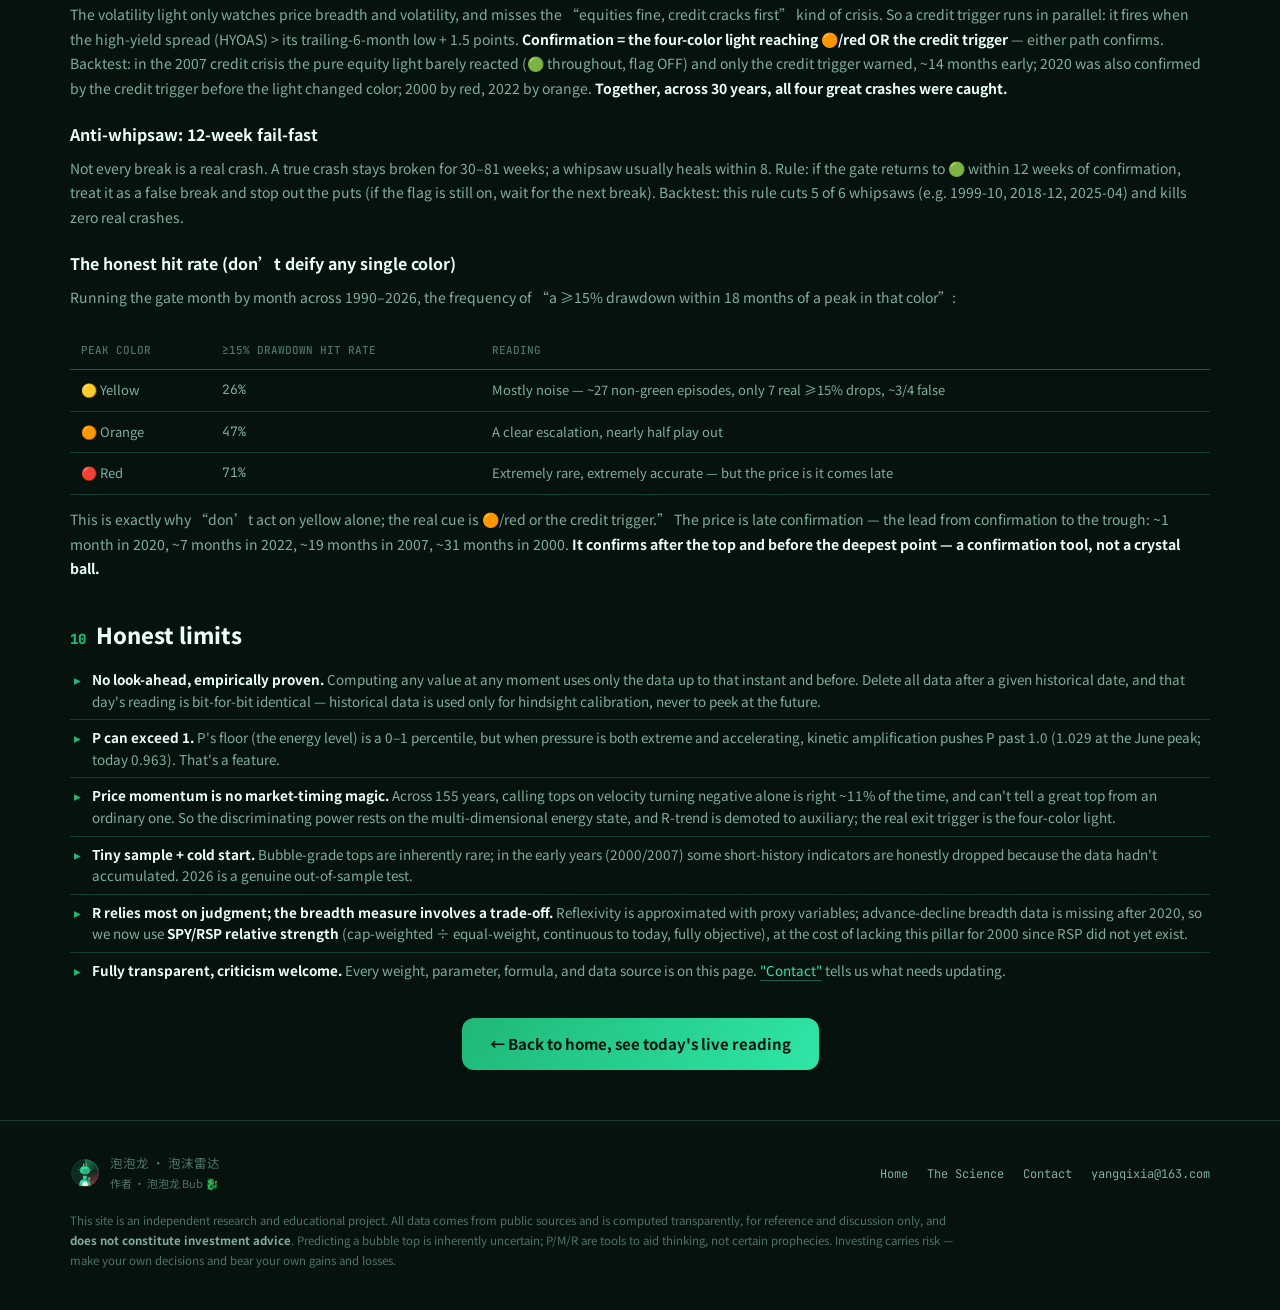
<file: site/methodology.html>
<!DOCTYPE html>
<html lang="zh-CN">
<head>
<meta charset="UTF-8">
<meta name="viewport" content="width=device-width, initial-scale=1.0">
<title>方法论 · 泡泡龙</title>
<link rel="icon" href="assets/favicon.svg" type="image/svg+xml">
<link rel="preconnect" href="https://fonts.googleapis.com">
<link rel="preconnect" href="https://fonts.gstatic.com" crossorigin>
<link href="https://fonts.googleapis.com/css2?family=JetBrains+Mono:wght@400;500;700;800&family=Noto+Sans+SC:wght@400;500;700;900&display=swap" rel="stylesheet">
<link rel="stylesheet" href="assets/site.css">
</head>
<body>
<nav>
  <div class="nav-in">
    <a href="index.html" class="brand">
      <img src="assets/logo.svg" alt="泡泡龙">
      <span class="nm">泡泡龙<small>PAOPAOLONG · 泡沫雷达</small></span>
    </a>
    <div class="nav-links">
      <a href="index.html" data-i18n="nav_live">● 实时</a>
      <a href="story.html" data-i18n="nav_story">原理故事</a>
      <a href="methodology.html" class="live" data-i18n="nav_method">方法论</a>
      <a href="message.html" data-i18n="nav_message">给我留言</a>
    </div>
    <div class="lang-switch" id="lang-switch"><button data-lang="zh" class="on">中文</button><button data-lang="en">English</button><button data-lang="ko">한국어</button></div>
  </div>
</nav>

<div class="wrap">
  <header class="hero" style="padding-bottom:10px">
    <a href="index.html" class="back-link" data-i18n="back_home">← 返回首页</a>
    <h1 class="hero-head" style="font-size:clamp(24px,3.5vw,34px)" data-i18n="m_title">方法论：公式、参数与数据来源</h1>
    <p class="hero-sub" data-i18n="m_sub">这一页，是给那个"被嘲笑的预言者"补上的东西——把 P、M、R 三个数字背后的全部数学、每一个参数的取值、每一项数据的来源，毫无保留地摊开。这部分严谨、也许有点枯燥，但它是这套方法能不能让你信服的全部底气。</p>
  </header>

  <div class="toc" data-i18n="m_toc">
    <div class="toc-t">目录</div>
    <a href="#concept">一、三个数字到底在量什么</a>
    <a href="#time">二、核心思想：一切都带时间维度</a>
    <a href="#pformula">三、P 值（压力）的完整公式</a>
    <a href="#mformula">四、M 值（烈度）的完整公式</a>
    <a href="#rformula">五、R 值（反身性）的完整公式</a>
    <a href="#weights">六、指标清单、权重与数据来源</a>
    <a href="#correction">七、两个关键矫正：通胀与垄断</a>
    <a href="#validation">八、历史校验：四种死法 + 四色灯</a>
    <a href="#actionlayer">九、动作层 · 旗标/信贷/命中率</a>
    <a href="#limits">十、诚实边界</a>
  </div>

  <div class="m-section" id="concept" data-i18n="ms1">
    <h2><span class="mn">01</span>三个数字到底在量什么</h2>
    <p>把市场想象成故事里那座建在软土上的城。三个数字，分别回答三个问题：</p>
    <h3>P · 压力（Pressure）—— 气球现在多紧</h3>
    <p>综合所有泡沫信号，衡量市场离"临界点"有多近。每个指标只跟<b>它自己之前的历史</b>比排名（point-in-time 外生百分位），没有任何"以某一年为基准"的设定——今天和 2000 年用完全相同的方法各自算出。能量位 E 是 0–1 的百分位，但当压力既极端、又在加速时，时间动能会把 P 顶过 1.0（6 月峰值曾达 1.029）——<b>今天 P=0.963，仍是五时点最高、超过 2000 年（0.879）</b>，但两者谁也不是谁的基准。</p>
    <h3>M · 烈度（Magnitude）—— 若爆会多猛</h3>
    <p>衡量"如果此刻崩塌，潜在的破坏力有多大"。它是过去 60 个月压力 P 的"升蓄降放"时间积分——<b>压得越重、憋得越久，崩起来越惨</b>。同样是 point-in-time、无基准。注意：这是<b>潜在</b>烈度（装了多少炸药），实际崩幅还取决于"怎么引爆"。</p>
    <h3>R · 反身性（Reflexivity）—— 还有没有人在吹</h3>
    <p>衡量"维系繁荣的那股活水还旺不旺"。就像故事里：城市的稳固，是靠源源不断的钱和人不停地修、不停地撑出来的假象。<b>R 维持高位 = 假象在延续，泡沫还能撑；R 拐头向下 = 活水断流，被掩盖的脆弱暴露。</b>但我们用 155 年历史检验后发现：单看 R 趋势（或任何价格速度）转负去抓顶，精确率只有约 11%——所以 <b>R 趋势已降为辅助 tilt、不再作离场扳机</b>，真正的破裂确认交给下面的四色灯。</p>
  </div>

  <div class="m-section" id="time" data-i18n="ms2">
    <h2><span class="mn">02</span>核心思想：一切都带时间维度</h2>
    <p>这是整套模型与普通"估值高低"指标最根本的区别。我们认为，泡沫是一个<b>动力学过程</b>，时间是核心参数。任何一个指标，我们都不只看它"此刻在哪"，而是看它在一段时间里的<b>四个特征</b>：</p>
    <ul>
      <li><b>位置</b>：每个指标当前值在历史里有多极端 + 在高位停留了多久 → 合成<b>能量位 E</b>（当前分位 60% + 过去6月持留 40%）。</li>
      <li><b>速度与加速度</b>：能量位 E 在过去 12 / 24 个月怎么走、是否在“加速地加速” → 放大成<b>压力 P</b>（第七支柱：动能∝动量²）。</li>
      <li><b>累积</b>：过去 60 个月能量的“升蓄降放”时间积分（穿零重置）→ <b>烈度 M</b>。压得越久越重，崩得越响。</li>
    </ul>
    <p>三者都以<b>时间</b>为核心维度，且全程 point-in-time 无前视。下面是完整公式。</p>
  </div>

  <div class="m-section" id="pformula" data-i18n="ms3">
    <h2><span class="mn">03</span>P 值（压力）的完整公式</h2>
    <p>第一步，把每个指标转成 <b>point-in-time 外生百分位</b>——只跟它<b>自己之前</b>的历史比，绝不前视：</p>
    <div class="formula"><span class="cm"># 指标 i 在 t 的危险百分位（只用 ≤ t 的数据）</span>
pᵢ(t) = #{ s &lt; t : xᵢ(s) &lt; xᵢ(t) } / #{ s &lt; t }    <span class="cm">reverse 类取 1−p</span>
        <span class="cm">冷启动：t 之前观测 &lt; 12 个 → 丢弃该指标</span></div>
    <p>第二步，合成能量位 E——当前分位占 60%、过去 6 个月高位持留占 40%，按权重汇总：</p>
    <div class="formula"><span class="cm"># 能量位 E（多维泡沫状态，0–1）</span>
cᵢ(t) = 0.6·pᵢ(t) + 0.4·<span class="c">mean</span>{ pᵢ(t−m月) : m=0..6 }
E(t)  = <span class="c">Σ</span> wᵢ·cᵢ(t) / <span class="c">Σ</span> wᵢ    <span class="cm">仅在场指标</span></div>
    <p>第三步，动态压力 P = 能量位 × 时间动能放大（第七支柱）：</p>
    <div class="formula"><span class="cm"># 速度、加速度（时间是核心维度）</span>
v = E(t) − E(t−12月)
a = [E(t)−E(t−12)] − [E(t−12)−E(t−24)]
P(t) = E(t)·[ 1 + <span class="v">0.4</span>·tanh(v) + <span class="v">0.4</span>·max(0,a) ]
       <span class="cm">→ E∈[0,1]；P 在“极端+加速”时可超过 1（6 月峰值 1.029，今天 = 0.963）</span></div>
    <p><b>关键：全程无前视。</b>所有百分位都只用 ≤ t 的数据计算——历史/未来数据只用于事后回顾与校准。我们做过硬验证：把某历史日之后的全部数据删掉，那一天的 P/M/R 与四色灯<b>逐位不变</b>。（早期曾用“全样本分位”以求跨期可比，但那等于让历史基准偷看未来，已被推翻。）</p>
  </div>

  <div class="m-section" id="mformula" data-i18n="ms4">
    <h2><span class="mn">04</span>M 值（烈度）的完整公式</h2>
    <p>M 值刻画"潜在崩溃烈度"——理论根基是 Sornette 的渗流理论：崩溃烈度 = 泡沫高度 × 发酵时间。我们用过去 24 个月 P 值的"高位发酵积分"实现：</p>
    <div class="formula"><span class="cm"># 累积能量 = 过去60个月 P 的“升蓄降放”积分（河流非水库）</span>
energy = 0
逐月遍历过去60个月:
    energy += ΔP            <span class="cm">P 升则蓄、P 降则放</span>
    energy = max(0, energy)    <span class="cm">地板归零：穿零即重置</span>
M(t) = energy 末值         <span class="cm">无前视、无 2000 基准</span></div>
    <p>直觉：P 在 0.5 以上停留得越久（发酵越充分）、曾经冲得越高（峰值越大），M 就越大。这解释了为什么 2007 年虽然股市 P 值不高，但因为在高位徘徊了很久，M 值并不低——装的"炸药"在高位慢慢积累了。</p>
  </div>

  <div class="m-section" id="rformula" data-i18n="ms5">
    <h2><span class="mn">05</span>R 值（反身性）的完整公式</h2>
    <p>R 值衡量"自我强化循环的活性"——故事里那个"石匠维修循环"。由三个可观测分量合成：</p>
    <div class="formula"><span class="cm"># 反身性活性 = 三分量加权（各转 point-in-time 百分位）</span>
活性 A = <span class="v">0.5</span>·新钱(双源) + <span class="v">0.25</span>·动量持续 + <span class="v">0.25</span>·突破存活

  <span class="cm">新钱(双源) = 保证金6月增速 与 美联储Z.1家庭持股4季均值净流入，各取百分位后平均</span>
  <span class="cm">动量持续   = 三大指数 现价/过去6月最高 的均值</span>
  <span class="cm">突破存活   = 过去6月价格守在200日均线上方的时间比例</span>

R(t) = A·[ 1 + <span class="v">0.4</span>·tanh(v_R) + <span class="v">0.4</span>·max(0,a_R) ]   <span class="cm">v_R/a_R 用6月窗口</span>
R趋势(t) = R(t) − R(t − 6个月)    <span class="cm">已降为辅助 tilt，正负不作扳机</span></div>
    <p>反身性是“最初自我强化、最终自我击败”的循环。但我们用 155 年历史检验后发现一件要紧事：<b>单看 R 趋势（或任何价格速度）转负去抓顶，精确率只有约 11%</b>，且分不清大泡沫顶与普通回调顶。所以 R 趋势<b>降为辅助、不再作离场扳机</b>。</p>
    <h3>真正的离场扳机：四色确认灯</h3>
    <p>可靠的“破裂确认”来自两个<b>状态</b>（而非变化率）的组合——这也是“临界慢化修正”的结论：</p>
    <div class="formula"><span class="cm"># 四色破裂确认灯</span>
广度 = 标普500/道指/纳指 中 收盘&gt;200日均线 的个数
破位 = 广度 ≤ 1 且 <span class="c">连续2周</span>
波动分位 = 三指数126日已实现波动的 point-in-time 周度排名

  广度完好：波动&lt;90分位 → <span class="c">🟢 绿</span> 持有 ；≥90 → 🟡 黄 波动惊吓
  广度破位：波动&lt;70 → 🟡 黄 早期破位 ；70–90 → 🟠 橙 破裂+承压 ；≥90 → <span style="color:var(--red-soft)">🔴 红</span> 暴力崩盘</div>
    <p>它在顶部当天总是绿或黄（暴风雨前的平静），在崩盘途中才一格格升级——历史四顶里，它离绿通常在<b>顶后 2–6 周</b>。读法：<b>P/M/R 告诉你气球多紧，四色灯告诉你它什么时候真的开始漏气。</b></p>
  </div>

  <div class="m-section" id="weights" data-i18n="ms6">
    <h2><span class="mn">06</span>指标清单、权重与数据来源</h2>
    <p>P 值由以下 11 个指标按相对权重加权构成（计算时按当时在场的指标归一化）。权重的分配，反映了每个信号在历史顶部中的可靠程度——价格动能与市场广度最高，狂热信号（如 IPO）最低。所有数据均来自公开来源。</p>
    <div style="overflow-x:auto">
      <table class="param-table">
        <thead><tr><th>指标</th><th>权重</th><th>危险方向</th><th>数据来源</th></tr></thead>
        <tbody>
          <tr><td><b>半导体偏离200日均线</b></td><td class="mono">14%</td><td>越高越危险</td><td>费城半导体指数（SOX）</td></tr>
          <tr><td><b>纳指偏离200日均线</b></td><td class="mono">12%</td><td>越高越危险</td><td>纳斯达克综合指数</td></tr>
          <tr><td><b>市场广度·SPY÷RSP</b></td><td class="mono">11%</td><td>越窄越危险</td><td>SPY(市值加权)÷RSP(等权)相对强弱</td></tr>
          <tr><td><b>CAPE 周期估值</b></td><td class="mono">10%</td><td>越高越危险</td><td>Shiller CAPE（耶鲁）</td></tr>
          <tr><td><b>市场集中度·前十大权重</b></td><td class="mono">8%</td><td>越高越危险</td><td>S&P 500 前十大权重（RBC）</td></tr>
          <tr><td><b>保证金杠杆 / GDP</b></td><td class="mono">8%</td><td>越高越危险</td><td>FINRA 融资余额 ÷ 名义 GDP</td></tr>
          <tr><td><b>VIX 自满累积</b></td><td class="mono">7%</td><td>越低越久越危险</td><td>CBOE VIX</td></tr>
          <tr><td><b>AAII 散户情绪</b></td><td class="mono">7%</td><td>越贪婪越危险</td><td>AAII 多空调查</td></tr>
          <tr><td><b>集中度泡沫溢价</b></td><td class="mono">5%</td><td>越高越危险</td><td>前十大权重 − 盈利占比</td></tr>
          <tr><td><b>高收益债信用利差</b></td><td class="mono">5%</td><td>越低越危险</td><td>ICE BofA HY OAS</td></tr>
          <tr><td><b>IPO 狂热度</b></td><td class="mono">3%</td><td>越高越危险</td><td>SEC 年度 IPO 数量</td></tr>
        </tbody>
      </table>
    </div>
    <p style="margin-top:14px"><b>观测指标（不纳入加权）</b>：2 年 / 10 年美债收益率、美元指数、VVIX、半导体绝对点位。这些与泡沫顶部没有稳定的单调关系——例如利率，2000 年顶是高利率、2022 年顶是零利率，方向相反——所以只作背景观测。</p>
  </div>

  <div class="m-section" id="correction" data-i18n="ms7">
    <h2><span class="mn">07</span>两个关键矫正：通胀与垄断</h2>
    <h3>矫正一：通胀调整（用比率剔除名义膨胀）</h3>
    <p>所有金额类指标都不能看名义值——否则今天的数字会因为通胀和经济增长而天然虚高。以保证金为例：今天名义 1.42 万亿，是 2000 年的 4.7 倍听起来很吓人，但<b>用"保证金 / GDP"比率（自动剔除通胀 + 经济增长）后，今天是 4.64%，2000 年是 2.93%，只是 1.59 倍</b>——这才是真实的杠杆强度。我们对所有金额类指标都做了这种处理。（IPO 用的是"数量"而非募资额，不受通胀影响。）</p>
    <h3>矫正二：垄断修正（区分真护城河与估值泡沫）</h3>
    <p>今天市场集中度 40%，远超 2000 年的 27%。但今天的巨头确实比 2000 年更能赚钱、护城河更深——所以不能简单地用"集中度高"去吓人。我们新增了一个指标<b>"集中度泡沫溢价" = 前十大权重% − 前十大盈利占比%</b>，专门区分"合理的集中"和"危险的泡沫"：</p>
    <ul>
      <li>2015 年：权重 19%、盈利占比 19% → 溢价 <b>0%</b>（完全健康，市值与基本面一致）</li>
      <li>2000 年：权重 27%、盈利占比 22% → 溢价 <b>5%</b>（有泡沫）</li>
      <li>今天：权重 40%、盈利占比 32% → 溢价 <b>8.7%</b>（史上最高的脱节）</li>
    </ul>
    <p>含义：今天 40% 的集中里，有 32% 是真实盈利支撑的（合理护城河），只有 8.7% 是纯粹的估值泡沫——这比单纯用 40% 去判断科学得多。</p>
  </div>

  <div class="m-section" id="validation" data-i18n="ms8">
    <h2><span class="mn">08</span>历史校验：四种死法 + 四色灯</h2>
    <p>我们把模型放回过去四个时点。如果它只是"下跌就报警"，那毫无价值。真正的考验，是它能否分辨"泡沫自己爆"和"被外力砸下来"——而结果，恰恰印证了每个理论的有效性。</p>

    <div class="case-card">
      <div class="cc-h"><span class="cc-yr">2000 年 3 月</span><span class="cc-lb">网络泡沫顶 · 基准</span></div>
      <div class="case-pmr"><span>P <b style="color:var(--amber)">0.879</b></span><span>M <b style="color:var(--green)">0.644</b></span><span>R <b style="color:var(--green)">0.367</b></span><span>R趋势 <b style="color:var(--amber)">辅助 −0.05</b></span><span>闸门 <b style="color:var(--amber)">🟡黄</b></span></div>
      <div class="cc-txt"><b>这是教科书级的参照案例。</b>一个纯粹的、教科书式的股市估值泡沫：半导体偏离均线 111%、CAPE 43、散户情绪极度贪婪。P 已到临界，而 R 趋势已经掉头向下——引擎在最高速运转的同时开始降温，正是"强弩之末"。结果：纳指崩盘 −78%。<b>它定义了"泡沫自爆"长什么样。</b></div>
    </div>

    <div class="case-card">
      <div class="cc-h"><span class="cc-yr">2007 年 10 月</span><span class="cc-lb">信贷危机前</span></div>
      <div class="case-pmr"><span>P <b style="color:var(--green)">0.746</b></span><span>M <b style="color:var(--green)">0.516</b></span><span>R <b style="color:var(--green)">0.541</b></span><span>R趋势 <b style="color:var(--amber)">辅助 −0.18</b></span><span>闸门 <b style="color:var(--green)">🟢绿</b></span></div>
      <div class="cc-txt">P 只有 0.67，明显低于 2000。<b>为什么？因为 2008 的杠杆堆在房地产，不在股市</b>——股市保证金/GDP 当时只有 2.88%，甚至低于 2000 年。这正是明斯基理论的预言：危机不一定来自股市本身。模型如实反映了"这不是一个股市估值泡沫"，它在高位徘徊很久（所以 M 不算太低），最终被信贷系统崩溃这个<b>外力</b>推下山。结果：标普 −57%。<b>模型成功区分了"信贷危机外溢"与"股市自爆"。</b></div>
    </div>

    <div class="case-card">
      <div class="cc-h"><span class="cc-yr">2020 年 2 月</span><span class="cc-lb">疫情前</span></div>
      <div class="case-pmr"><span>P <b style="color:var(--amber)">0.943</b></span><span>M <b style="color:var(--green)">0.535</b></span><span>R <b style="color:var(--green)">0.699</b></span><span>R趋势 <b style="color:var(--green)">辅助 +0.22</b></span><span>闸门 <b style="color:var(--green)">🟢绿</b></span></div>
      <div class="cc-txt">疫情前成长股估值其实已经不低（P=0.83），但 R 只有 0.70 且趋势停滞——引擎并不强。结果是一场<b>纯外部黑天鹅</b>（疫情）引发的暴跌 −34%，随后 V 型反弹。模型显示这不是一个"自我强化到极致"的泡沫顶，而是一次被外部冲击打断的过程。<b>这解释了为什么它跌得快、也回得快。</b></div>
    </div>

    <div class="case-card">
      <div class="cc-h"><span class="cc-yr">2022 年 1 月</span><span class="cc-lb">加息周期顶</span></div>
      <div class="case-pmr"><span>P <b style="color:var(--amber)">0.786</b></span><span>M <b style="color:var(--green)">0.297</b></span><span>R <b style="color:var(--green)">0.688</b></span><span>R趋势 <b style="color:var(--amber)">辅助 −0.09</b></span><span>闸门 <b style="color:var(--green)">🟢绿</b></span></div>
      <div class="cc-txt">P=0.786 已到高位，但<b>关键是 R 趋势转负（辅助 −0.09）、四色灯始终未离绿</b>——加息预期让新资金涌入降温，维系繁荣的活水变弱。这是"高压力 + 引擎降速"的顶。结果：标普 −36%。<b>注意：这一轮四色灯全程从未亮红（最多到橙）——货币政策及时收紧、戳破泡沫，让它"慢撒气"而非"轰然爆炸"。这正说明：P/M/R 量的是压力高低，四色灯量的是破裂烈度，二者职责不同。</b></div>
    </div>

    <div class="case-card" style="border-color:var(--grid);background:linear-gradient(150deg,var(--panel2),var(--bg2))">
      <div class="cc-h"><span class="cc-yr">今天</span><span class="cc-lb">AI 周期</span></div>
      <div class="case-pmr"><span>P <b style="color:var(--red-soft)">0.963</b></span><span>M <b style="color:var(--green)">0.567</b></span><span>R <b style="color:var(--amber)">0.578</b></span><span>R趋势 <b style="color:var(--amber)">辅助 −0.31</b></span><span>闸门 <b style="color:var(--green)">🟢绿</b></span></div>
      <div class="cc-txt">P=0.963，结构性压力<b>超过</b>了所有四个历史顶——今天的估值、集中度、杠杆、信用利差多数处在 point-in-time 的史上极端；M=0.567 同样是五时点最高，高位累积的“重量”前所未有。<b>但四色确认灯仍是绿的</b>（三大指数都在 200 日线上方、波动不高），破裂尚未发生。这就是“气球史上最紧、却还没漏气”。<b>结论：留在场内，但这是你整个验证集里最紧的气球。盯广度——指数一旦持续跌穿 200 日线、灯离绿，就是历史上“顶后 2–6 周”那个最早离场窗口。</b></div>
    </div>

    <p style="margin-top:18px">四次历史，四种不同的"死法"，模型都给出了与事实吻合的读数——这就是我们敢把它公开的底气。但请记住下一节的诚实边界。</p>
  </div>

  <div class="m-section" id="actionlayer" data-i18n="ms_act">
    <h2><span class="mn">09</span>动作层：旗标 · 信贷扳机 · 命中率</h2>
    <p>P/M/R 和四色灯回答“有多紧、何时破”。要把它变成纪律化的<b>动作</b>，需在闸门之上加两道保险，并用一个总开关决定何时介入。这一层经 1990–2026 全程走查式回测确认。</p>
    <h3>总开关：泡沫旗标（过去 12 月 P 分位峰值 ≥85%）</h3>
    <p>只有处在<b>估值泡沫</b>时才做空。旗标 = 过去 12 个月里 P 的扩展分位曾达到 ≥0.85。旗标不亮 → 这套做空策略完全不介入、按常规持仓；旗标亮 → 进入下方状态机，并一直携带到破裂确认。</p>
    <h3>并行确认：HYOAS 信贷扳机（高于半年低位 ≥1.5pp）</h3>
    <p>波动灯只看股价广度与波动，会漏掉“股市没事、信贷先裂”的危机。所以并行加一条信贷扳机：高收益债利差（HYOAS）> 前 6 个月低位 + 1.5 个百分点即触发。<b>确认信号 = 四色灯达 🟠/红 或 信贷扳机</b>——两路任一即确认。回测：2007 信贷危机纯股市灯几乎没反应（全程 🟢、旗标 OFF），全靠信贷扳机提前约 14 个月示警；2020 也由信贷扳机在灯转色前抢先确认；2000 由红灯、2022 由橙灯确认。<b>两路合并，30 年四次大崩盘一次没漏。</b></p>
    <h3>防甩鞭：12 周快速止损</h3>
    <p>不是每次破位都是真崩盘。真崩盘破位会持续 30–81 周；假摔通常 8 周内自愈。规则：确认触发后若 ≤12 周内闸门回 🟢，判为假破位、put 止损离场（旗标仍亮则等下次破位）。回测：此规则砍掉 6 次假摔（如 1999-10、2018-12、2025-04）里的 5 次，且零误杀真崩盘。</p>
    <h3>诚实的命中率（别神化任何单一颜色）</h3>
    <p>把闸门按月走查 1990–2026，统计“该颜色见顶后 18 个月内出现 ≥15% 回撤”的频率：</p>
    <div style="overflow-x:auto"><table class="param-table"><thead><tr><th>峰值颜色</th><th>≥15% 回撤命中率</th><th>解读</th></tr></thead><tbody><tr><td>🟡 黄</td><td class="mono">26%</td><td>噪声居多——非绿月约 27 次，真正 ≥15% 回撤仅 7 次，约 3/4 是假</td></tr><tr><td>🟠 橙</td><td class="mono">47%</td><td>显著升级，接近一半兑现</td></tr><tr><td>🔴 红</td><td class="mono">71%</td><td>极罕见、极准——但代价是来得晚</td></tr></tbody></table></div>
    <p>这正是“黄灯别单独行动、真正线索是 🟠/红或信贷扳机”的来源。代价是确认偏晚——确认到最深处的领先时间：2020 约 1 个月、2022 约 7 个月、2007 约 19 个月、2000 约 31 个月。<b>它在顶部之后、最深处之前确认——是确认工具，不是水晶球。</b></p>
  </div>

  <div class="m-section" id="limits" data-i18n="ms9">
    <h2><span class="mn">10</span>诚实边界</h2>
    <ul>
      <li><b>无前视，已实证。</b>计算任何时点的所有数值，只用那一刻及之前的数据。删掉某历史日之后的全部数据，那天的 P/M/R 与四色灯逐位不变——历史数据只用于事后回顾校准，绝不偷看未来。</li>
      <li><b>P 可以超过 1。</b>P 的底（能量位）是 0–1 百分位，但压力既极端又在加速时，动能放大会把 P 顶过 1.0（6 月峰值 1.029，今天 0.963）。这是特征。</li>
      <li><b>价格动能不是择时神器。</b>155 年历史检验，单看速度转负抓顶精确率约 11%，分不清大顶与普通顶。所以判别力靠多维能量状态，R 趋势已降为辅助；真正的离场扳机是四色确认灯。</li>
      <li><b>样本极少 + 冷启动。</b>泡沫级顶部样本本就少；早期（2000/2007）部分短历史指标因数据未积累而被诚实丢弃。2026 是真正的样本外考验。</li>
      <li><b>R 最依赖判断、广度口径有取舍。</b>反身性用代理变量近似；涨跌家数广度数据 2020 后缺失，现已换用 <b>SPY/RSP 相对强弱</b>（市值加权÷等权，连续至今、纯客观），代价是 2000 年因 RSP 尚未上市而缺这一柱。</li>
      <li><b>全部透明，欢迎质疑。</b>所有权重、参数、公式、数据来源都在这一页。<a href="message.html" style="color:var(--green);border-bottom:1px solid var(--grid)">“给我留言”</a>告诉我们需要更新的地方。</li>
    </ul>
    <div class="story-cta"><a href="index.html">← 返回首页，查看今天的实时读数</a></div>
  </div>
</div>

<footer>
  <div class="wrap">
    <div class="foot-in">
      <div class="foot-brand">
        <img src="assets/logo.svg" alt="泡泡龙">
        <div>泡泡龙 · 泡沫雷达<br><span style="color:var(--ink-faint);font-size:11px">作者 · 泡泡龙 Bub 🐉</span></div>
      </div>
      <div class="foot-links">
        <a href="index.html" data-i18n="foot_home">首页</a>
        <a href="index.html#academic" data-i18n="nav_academic">学术依据</a>
        <a href="message.html" data-i18n="nav_message">给我留言</a>
        <a href="mailto:yangqixia@163.com">yangqixia@163.com</a>
      </div>
    </div>
    <p class="dis" data-i18n="foot_dis">本站为独立研究与教育项目，所有数据来自公开来源并经透明计算，仅供参考与交流，<b>不构成任何投资建议</b>。泡沫顶部的预测在本质上是不确定的，P/M/R 三个指标是辅助思考的工具，不是确定的预言。投资有风险，决策请独立判断、自负盈亏。</p>
  </div>
</footer>
<script src="js/i18n.js"></script>
<script src="js/float-btn.js"></script>
</body>
</html>
</file>
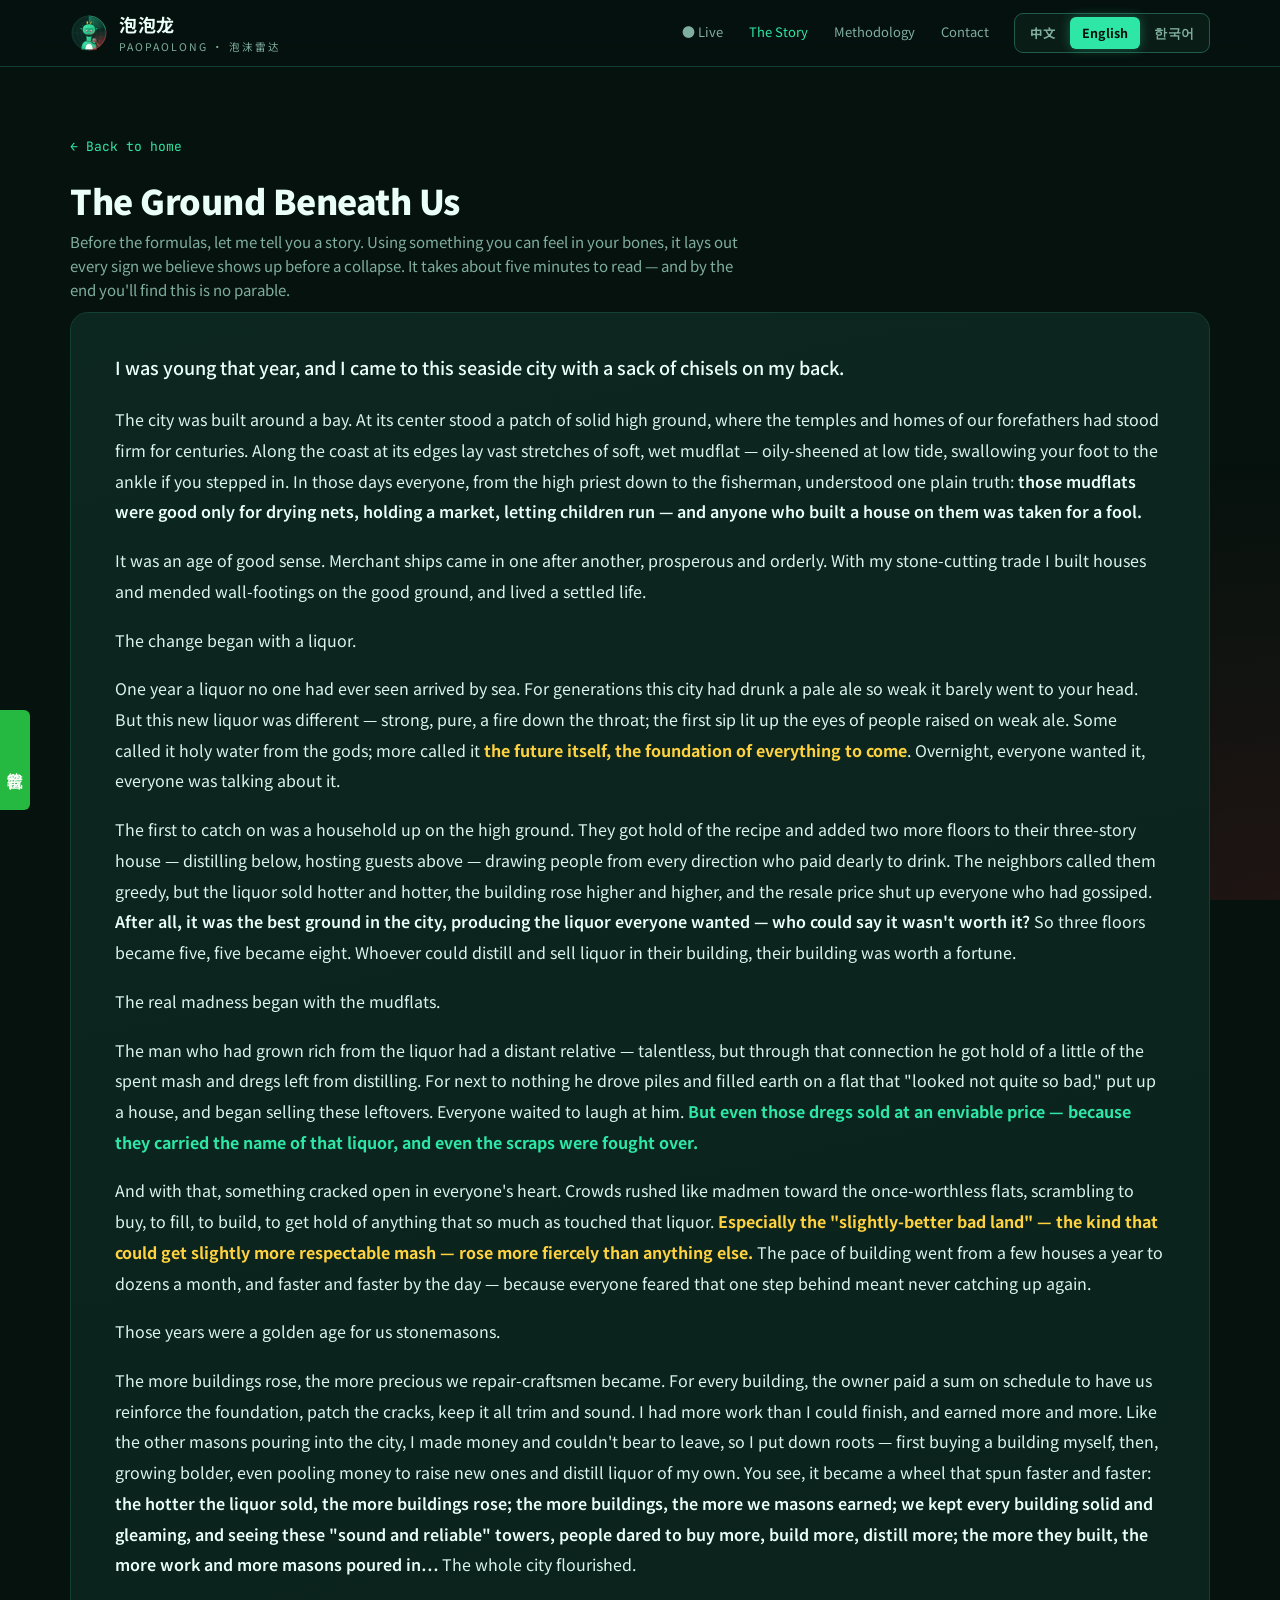
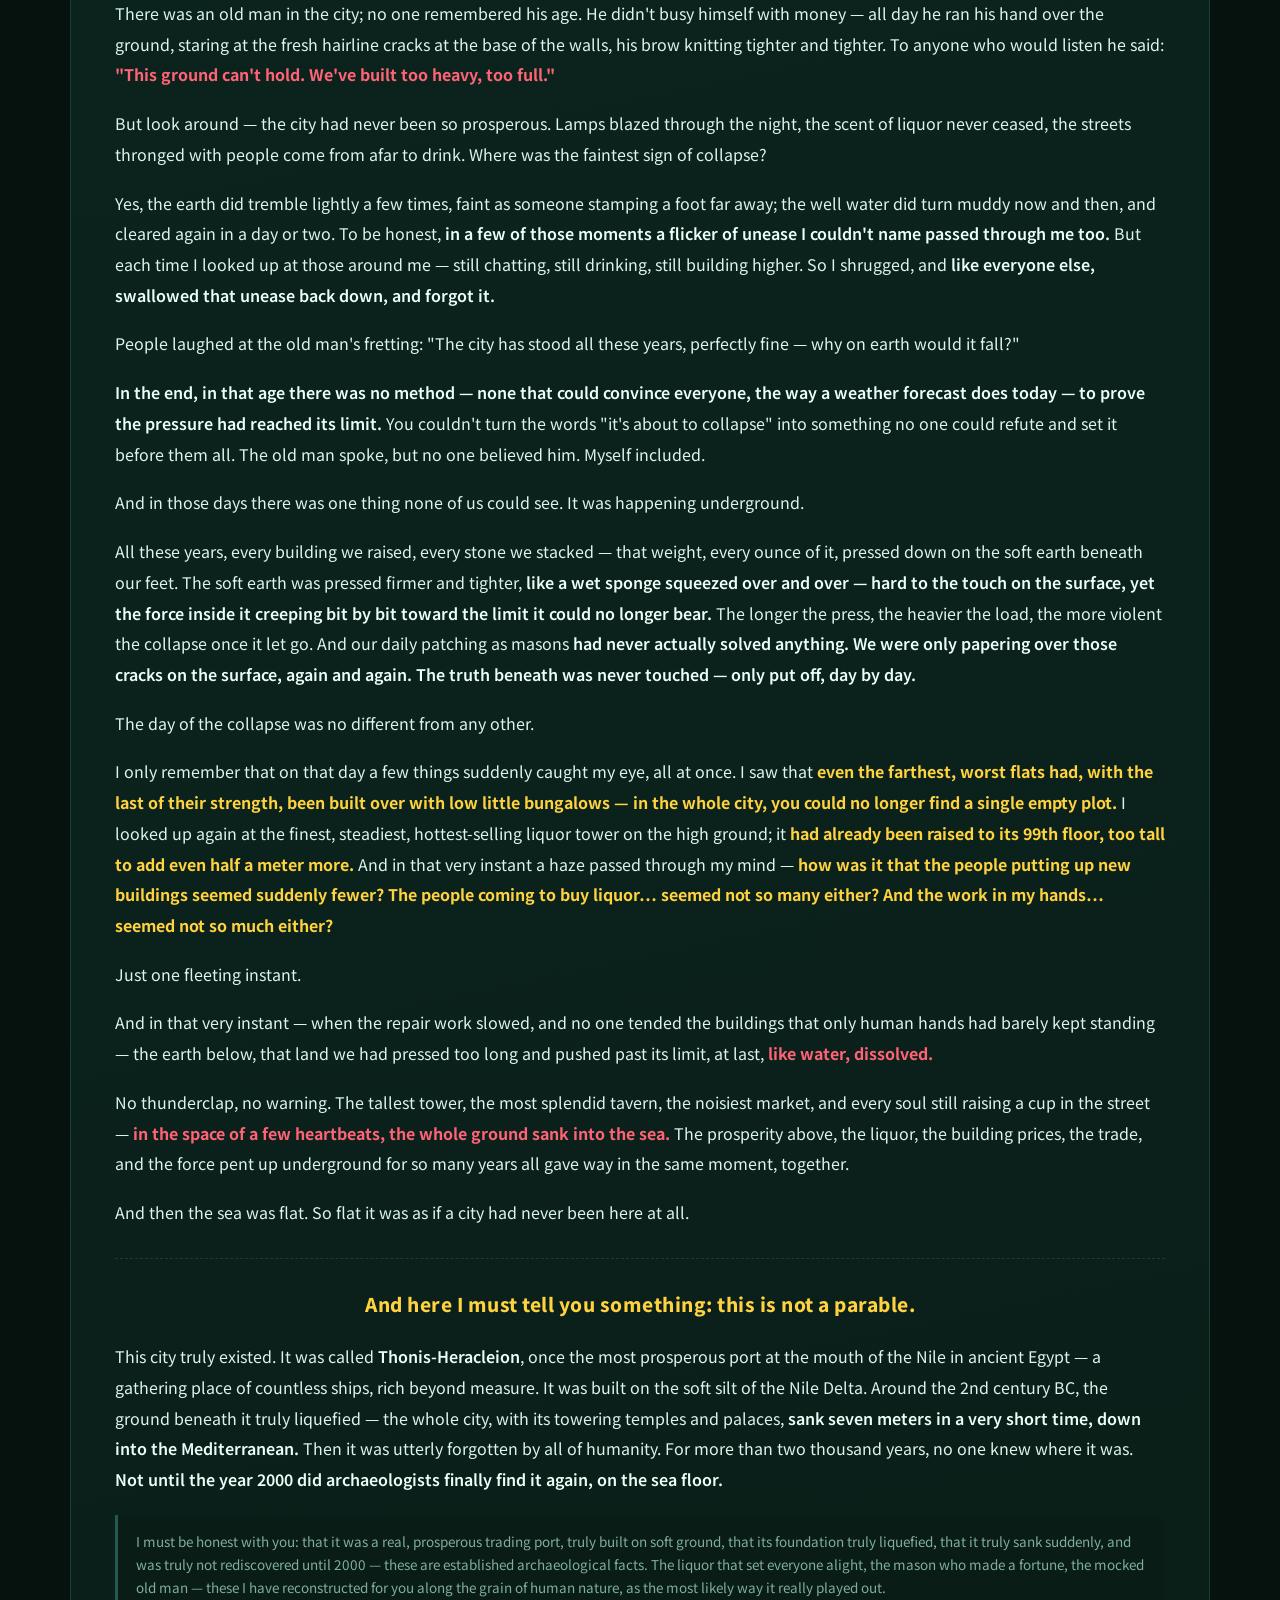
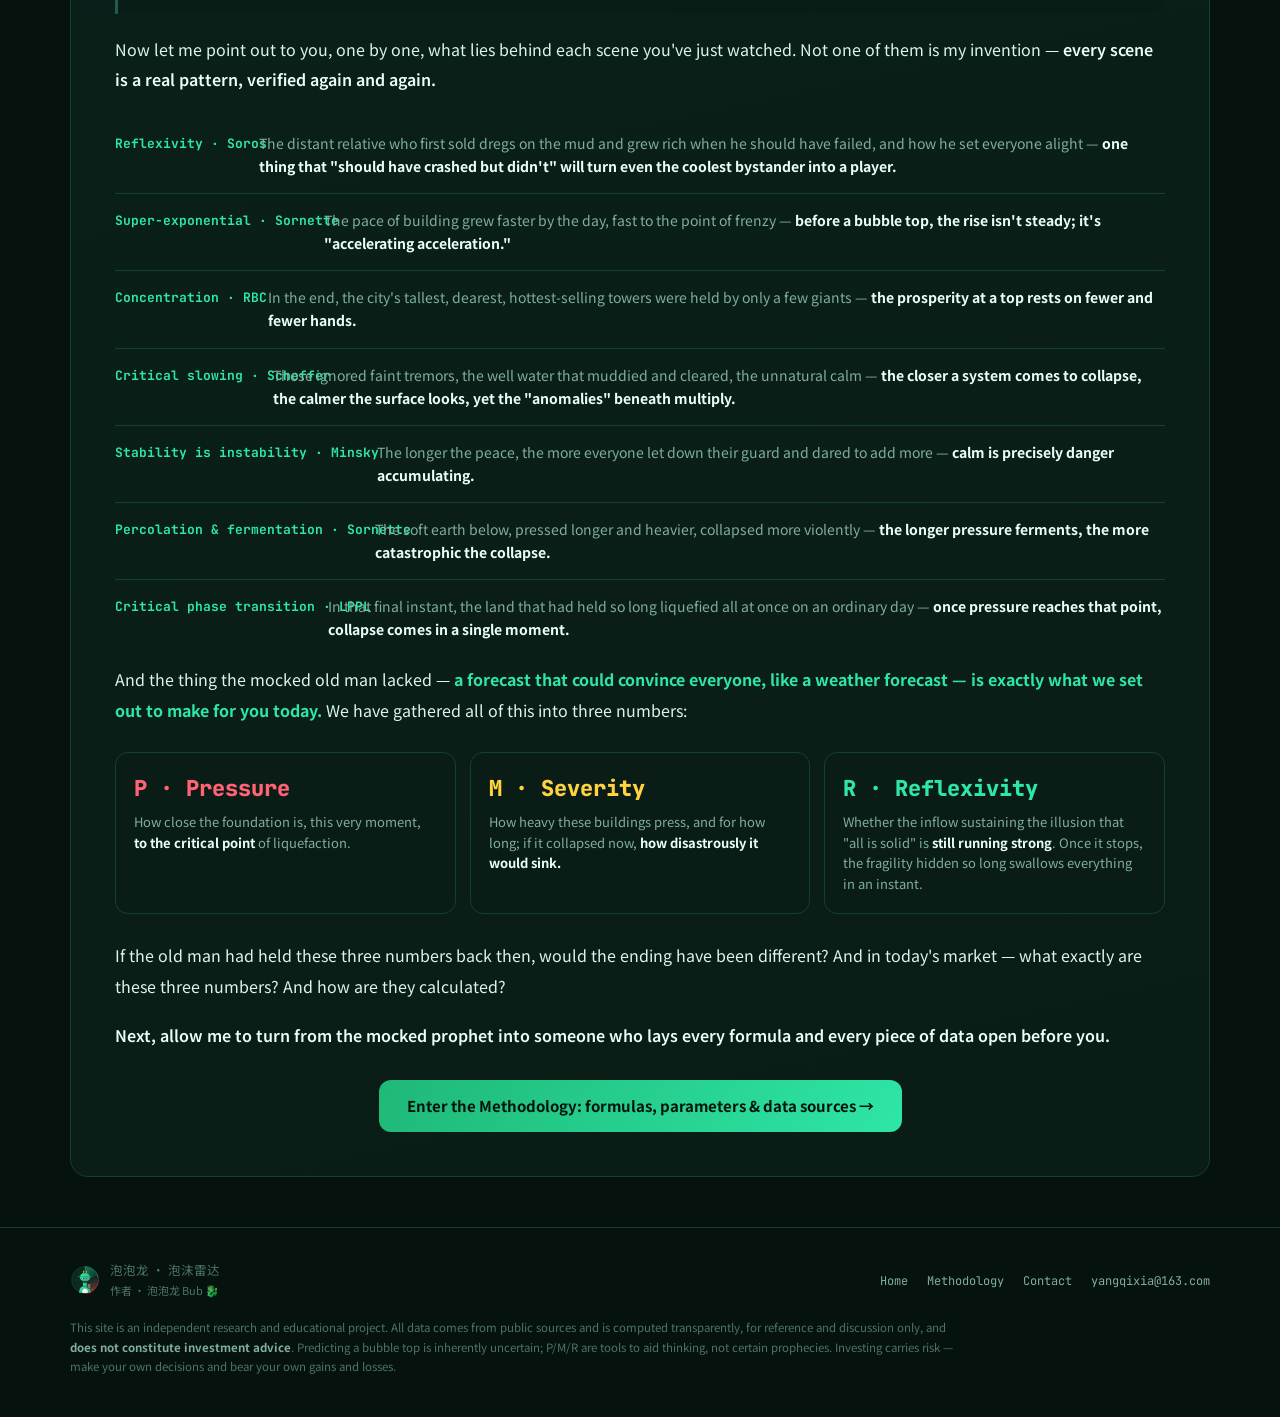
<file: site/story.html>
<!DOCTYPE html>
<html lang="zh-CN">
<head>
<meta charset="UTF-8">
<meta name="viewport" content="width=device-width, initial-scale=1.0">
<title>脚下的土地 · 泡泡龙</title>
<link rel="icon" href="assets/favicon.svg" type="image/svg+xml">
<link rel="preconnect" href="https://fonts.googleapis.com">
<link rel="preconnect" href="https://fonts.gstatic.com" crossorigin>
<link href="https://fonts.googleapis.com/css2?family=JetBrains+Mono:wght@400;500;700;800&family=Noto+Sans+SC:wght@400;500;700;900&display=swap" rel="stylesheet">
<link rel="stylesheet" href="assets/site.css">
</head>
<body>
<nav>
  <div class="nav-in">
    <a href="index.html" class="brand">
      <img src="assets/logo.svg" alt="泡泡龙">
      <span class="nm">泡泡龙<small>PAOPAOLONG · 泡沫雷达</small></span>
    </a>
    <div class="nav-links">
      <a href="index.html" data-i18n="nav_live">● 实时</a>
      <a href="story.html" class="live" data-i18n="nav_story">原理故事</a>
      <a href="methodology.html" data-i18n="nav_method">方法论</a>
      <a href="message.html" data-i18n="nav_message">给我留言</a>
    </div>
    <div class="lang-switch" id="lang-switch"><button data-lang="zh" class="on">中文</button><button data-lang="en">English</button><button data-lang="ko">한국어</button></div>
  </div>
</nav>

<div class="wrap">
  <header class="hero" style="padding-bottom:10px">
    <a href="index.html" class="back-link" data-i18n="back_home">← 返回首页</a>
    <h1 class="hero-head" style="font-size:clamp(24px,3.5vw,34px)" data-i18n="st_title">脚下的土地</h1>
    <p class="hero-sub" data-i18n="story_sub">在讲公式之前，请先听一个故事。它会用一件你能感同身受的事，说清楚我们认为一场崩塌之前，会显现出的所有征兆。读完大约需要五分钟——直到最后你会发现，这并不是一个寓言。</p>
  </header>

  <div class="story-long" data-i18n="story_body">
      <p class="st-lead">那一年我很年轻，背着一袋凿子，来到这座海边的城。</p>

      <p class="st-p">城是依着海湾建的。中心是一片坚实的高地，祖辈的神庙和宅院都立在那上面，稳稳当当几百年。城的边缘，沿着海岸，是大片大片湿软的滩涂——退潮时泛着油光，一脚踩下去能没到脚踝。那时候，城里上至祭司、下至渔夫，人人都懂一个最朴素的道理：<span class="st-em">那些烂泥地，只能晒晒渔网、摆摆集市、让孩子追跑，谁要是在上面盖房子，那是要被人当成傻子的。</span></p>

      <p class="st-p">那是个讲道理的年代。海上的商船一艘接一艘，殷实而有序。我靠着一手凿石的手艺，在好地段上给人修房子、补墙脚，日子过得安稳。</p>

      <p class="st-p">变化，是从一种酒开始的。</p>

      <p class="st-p">有一年，海路上来了一种从未见过的烈酒。这城里的人，祖祖辈辈喝的都是那种淡得几乎不上头的麦酒。可这种新酒不一样——它烈、它纯、它入喉如火，喝惯了淡酒的人，第一口下去，眼睛都亮了。有人说，这是神赐的圣水；更多的人说，<span class="st-hl">这就是未来，这是往后一切的根基</span>。一时间，人人都想喝到它，人人都在谈论它。</p>

      <p class="st-p">最先反应过来的，是高地上一户人家。他们弄到了酿这种酒的法子，把自家本来两三层的宅子，往上又垒了两层——楼下酿酒，楼上待客，引来四面八方的人花大价钱买醉。街坊都说他贪心，可酒卖得越来越火，楼也越盖越高，转手的价钱让所有说闲话的人都闭了嘴。<span class="st-em">毕竟那是全城最好的地段，又出着人人都要的酒，谁能说它不值呢？</span>于是三层变五层，五层变八层。谁的楼里能酿酒、能卖酒，谁的楼就值钱。</p>

      <p class="st-p">真正疯起来，是从烂泥地开始的。</p>

      <p class="st-p">那个酿酒发家的人，有个远房亲戚，没什么本事，却靠着这层关系，弄到了一点酿酒剩下的酒糟、酒渣。他用几乎白送的价钱，在一块"看着没那么烂"的滩涂上填土打桩，盖起房子，卖起了这些边角料。所有人都等着看他的笑话。<span class="st-hlg">可那点酒渣，竟也卖出了让人眼红的价钱——因为沾着那种酒的名头，连渣都有人抢。</span></p>

      <p class="st-p">这一下，就像有什么东西在所有人心里裂开了。人潮疯一样涌向那些曾经没人要的滩涂，抢着买，抢着填，抢着盖，抢着弄到哪怕一星半点和那种酒沾边的东西。<span class="st-hl">尤其是那些"稍微好一点的烂地"——能弄到稍微像样一点酒糟的——涨得比谁都凶。</span>盖楼的速度，从一年几栋，变成一个月几十栋，而且越来越快，一天比一天快——因为每个人都怕，怕自己慢了一步，就再也赶不上了。</p>

      <p class="st-p">那几年，是我们这些石匠的黄金时代。</p>

      <p class="st-p">楼盖得越多，我们这些修房子的手艺人就越金贵。每一栋楼，主人都要按时交一笔维修的钱，请我们去加固地基、修补墙缝，把一切打理得妥妥帖帖。我手里的活儿多得做不完，钱也越赚越多。我和那些涌进城的石匠一样，赚了钱舍不得走，就扎下根——先是自己买楼，后来胆子大了，竟也凑钱盖起新楼、酿起酒来。<span class="st-em">你看，这就成了一个转得越来越快的圈：酒卖得越火，楼盖得越多；楼越多，我们石匠赚得越多；我们把每栋楼都修得结结实实、光鲜亮丽，人们看着这些"稳固可靠"的楼，就更敢买、更敢盖、更敢酿；盖得越多，又有更多的活儿、更多的石匠涌进来……</span>整座城，一片欣欣向荣。</p>

      <p class="st-p">城里有个老人，没人记得他多大岁数了。他不忙着赚钱，成天摸着地面，盯着墙根上那些新裂开的细纹看，眉头越皱越紧。他逢人就说：<span class="st-hlr">"这片地，撑不住了。我们盖得太重、太满了。"</span></p>

      <p class="st-p">可你环顾四周——这座城，从来没有像现在这样繁华过。夜里灯火通明，酒香不歇，街上挤满了从远方慕名而来买醉的人。哪里有半分要塌的样子？</p>

      <p class="st-p">是，大地的确轻轻晃过那么几次，轻得像谁在远处跺了下脚；井水也的确浑浊过几回，过两天又清了。说实话，<span class="st-em">有那么几个瞬间，我自己心里也掠过一丝说不清的不安。</span>可每一次，我都抬头看看周围——人们照旧谈笑、照旧买醉、照旧把楼盖得更高。于是我也就耸耸肩，<span class="st-em">像所有人一样，把那点不安咽了回去，忘了它。</span></p>

      <p class="st-p">人们笑那个老人杞人忧天："这城立了这么多年，好端端的，凭什么会塌？"</p>

      <p class="st-p"><span class="st-em">说到底，那个年代，没有一种办法——没有一种像今天我们看天气预报那样、能让所有人都信服的办法——去证明那压力已经到了极限。</span>你没法把"快塌了"三个字，变成一个谁都没法反驳的东西，摆在大家面前。老人说了，可没有人信他。包括我。</p>

      <p class="st-p">而那些日子里，有一件事，是我们谁都没有看见的。它发生在地下。</p>

      <p class="st-p">这些年，我们在地上盖的每一栋楼、垒的每一块石头，那些重量，一分一毫，全都压在了脚下那片软土上。软土被压得越来越实，越来越紧，<span class="st-em">像一块被人反反复复挤压的湿海绵——表面你摸上去是硬的，可它内里那股劲儿，正一点一点逼向它再也扛不住的那个极限。</span>压得越久，压得越重，一旦松开，就崩得越凶。而我们这些石匠日复一日的修补，<span class="st-em">其实从来没有解决过什么。我们只是在表面上，一遍又一遍，把那些裂缝盖了过去。底下的真相，从没被动过，只是被我们，一天天往后拖。</span></p>

      <p class="st-p">崩塌的那天，和别的日子没有任何不同。</p>

      <p class="st-p">我只记得，那天我忽然留意到几件事，凑在了一起。我看见，<span class="st-hl">连最远、最烂的那几片滩涂，都已经竭尽全力盖起了矮矮的小平房——整座城，再也找不出一块空地了。</span>我又抬头望了望高地上那栋最好、最稳、酒卖得最火的大楼，它<span class="st-hl">已经加盖到了第99层，高得再也加不上去哪怕半米。</span>也就在那一刻，我心里恍惚觉得——<span class="st-hl">怎么，盖新楼的人，好像突然变少了？来买酒的人……好像也没那么多了？我手上的活儿，好像也没那么多了？</span></p>

      <p class="st-p">就只是这么一刹那。</p>

      <p class="st-p">就在维修的活儿慢下来、再没有人去管那些全靠人工才勉强撑着的楼的那一刹那——地底下，那片被我们压了太久、早已撑到极限的土地，终于，<span class="st-hlr">像水一样，化开了。</span></p>

      <p class="st-p">没有惊雷，没有预兆。最高的楼，最华丽的酒馆，最喧闹的市集，连同街上所有还在举杯谈笑的人——<span class="st-hlr">在几次心跳之间，整个地，沉进了海里。</span>地上的繁华、酒、楼价、买卖，和地底下憋了那么多年的那股劲儿，在同一个瞬间，一起垮掉了。</p>

      <p class="st-p">然后，海面就平了。平得就好像，这里从来，就没有过一座城。</p>

      <hr class="st-hr">
      <p class="st-reveal">讲到这里，我得告诉你一件事：这不是一个寓言。</p>

      <p class="st-p">这座城，真的存在过。它叫<span class="st-em">托尼斯-赫拉克利翁</span>，曾是古埃及尼罗河入海口最繁华的港口，万船云集，富甲一方。它建在尼罗河三角洲那片松软的淤泥之上。大约在公元前二世纪，它脚下的地基，真的液化了——整座城，连同它高耸的神庙和宫殿，<span class="st-em">在很短的时间里，整体下沉了七米，沉入了地中海。</span>然后，它被整个人类彻底地遗忘了。两千多年，没有人知道它在哪里。<span class="st-em">直到公元 2000 年，考古学家才终于在海底，重新找到了它。</span></p>

      <div class="st-note">我得对你诚实：它是真实的繁华贸易港、真的建在软土上、地基真的液化、真的突然沉没、真的直到 2000 年才被重新发现——这些，都是确凿的考古事实。而那种点燃了所有人的烈酒、那个赚得盆满钵满的石匠、那个被嘲笑的老人——是我顺着人性的规律，为你还原出来的、最有可能真实上演过的样子。</div>

      <p class="st-p">现在，请让我把这个故事里，你刚刚看到的每一幕，背后藏着的东西，一件一件指给你看。它们没有一个是我编的——<span class="st-em">每一幕，都是一条真实的、被反复验证过的规律。</span></p>

      <ul class="reveal-list">
        <li class="ri"><span class="ri-term">反身性 · 索罗斯</span><span class="ri-txt">那个第一个在烂泥上卖酒渣、本该失败却反而暴富的远房亲戚，以及他如何点燃了所有人——<b>一件"本该崩却没崩"的事，会亲手把最冷静的旁观者，也变成入局的人。</b></span></li>
        <li class="ri"><span class="ri-term">超指数加速 · 桑奈特</span><span class="ri-txt">盖楼的速度一天快过一天、快得发狂——<b>泡沫顶部前，涨势不是匀速的，是"加速地加速"。</b></span></li>
        <li class="ri"><span class="ri-term">集中度 · RBC</span><span class="ri-txt">到最后，全城最高最贵、酒卖得最火的楼，只攥在几个巨头手里——<b>顶部的繁荣，越来越只靠少数人撑着。</b></span></li>
        <li class="ri"><span class="ri-term">临界慢化 · 谢弗</span><span class="ri-txt">那几次被忽视的轻微震颤、那浑浊又变清的井水、那反常的平静——<b>一个系统越接近崩溃，表面反而越平静，但底下的"异动"正在变多。</b></span></li>
        <li class="ri"><span class="ri-term">稳定即不稳定 · 明斯基</span><span class="ri-txt">越是长久的太平，越让所有人放下戒心、越敢加码——<b>平静，恰恰是危险在累积。</b></span></li>
        <li class="ri"><span class="ri-term">渗流与发酵时间 · 桑奈特</span><span class="ri-txt">地底下那片软土，被压得越久、越重、崩得越猛——<b>压力发酵得越久，崩塌就越惨烈。</b></span></li>
        <li class="ri"><span class="ri-term">临界相变 · LPPL</span><span class="ri-txt">最后那一瞬间，撑了那么久的土地，在一个普通的日子里整体液化——<b>压力到了那个点，崩塌就在一瞬之间。</b></span></li>
      </ul>

      <p class="st-p">而那个被嘲笑的老人手里缺的东西——<span class="st-hlg">那个能让所有人都信服的、像天气预报一样的预测——就是我们今天想为你做的事。</span>我们把这一切，收成了三个数字：</p>

      <div class="pmr-reveal">
        <div class="pmr-rev-card P"><div class="prl">P · 压力</div><div class="prt">地基此刻，离液化的那个临界点，<b>还有多近</b>。</div></div>
        <div class="pmr-rev-card M"><div class="prl">M · 烈度</div><div class="prt">这些楼压了多重、多久；万一此刻崩了，<b>会沉得多惨</b>。</div></div>
        <div class="pmr-rev-card R"><div class="prl">R · 反身性</div><div class="prt">维系着"一切都很稳固"这个假象的活水，<b>还旺不旺</b>。活水一断，被掩盖了那么久的脆弱，会在一瞬间吞掉一切。</div></div>
      </div>

      <p class="st-p">那个老人，如果当年手里有这三个数字，结局会不会不一样？而今天的市场，这三个数字，究竟是多少？它们又是怎么算出来的？</p>
      <p class="st-p" style="margin-bottom:0"><span class="st-em">接下来，请允许我，从那个被嘲笑的预言者，变成一个把所有公式和数据，都摊开在你面前的人。</span></p>

      <div class="story-cta"><a href="methodology.html">走进方法论：公式、参数与数据来源 →</a></div>
    </div>
</div>

<footer>
  <div class="wrap">
    <div class="foot-in">
      <div class="foot-brand">
        <img src="assets/logo.svg" alt="泡泡龙">
        <div>泡泡龙 · 泡沫雷达<br><span style="color:var(--ink-faint);font-size:11px">作者 · 泡泡龙 Bub 🐉</span></div>
      </div>
      <div class="foot-links">
        <a href="index.html" data-i18n="foot_home">首页</a>
        <a href="methodology.html" data-i18n="nav_method">方法论</a>
        <a href="message.html" data-i18n="nav_message">给我留言</a>
        <a href="mailto:yangqixia@163.com">yangqixia@163.com</a>
      </div>
    </div>
    <p class="dis" data-i18n="foot_dis">本站为独立研究与教育项目，所有数据来自公开来源并经透明计算，仅供参考与交流，<b>不构成任何投资建议</b>。泡沫顶部的预测在本质上是不确定的，P/M/R 三个指标是辅助思考的工具，不是确定的预言。投资有风险，决策请独立判断、自负盈亏。</p>
  </div>
</footer>
<script src="js/i18n.js"></script>
<script src="js/float-btn.js"></script>
</body>
</html>
</file>
<file: site/assets/site.css>
:root{
  --bg:#06120e; --bg2:#0a1c16; --panel:#0c2620; --panel2:#0e2a23;
  --grid:#1f5c4d; --grid-dim:#143f34;
  --green:#2ee6a6; --green-deep:#1fb877; --amber:#ffd23f; --red:#ff3145; --red-soft:#ff6376;
  --ink:#eafff7; --ink-dim:#7fae9f; --ink-faint:#4d7468;
  --mono:'JetBrains Mono',ui-monospace,monospace; --sans:'Noto Sans SC',system-ui,sans-serif;
}
*{box-sizing:border-box;margin:0;padding:0}
html{scroll-behavior:smooth}
body{background:var(--bg);color:var(--ink);font-family:var(--sans);line-height:1.6;overflow-x:hidden;-webkit-font-smoothing:antialiased}
body::before{content:"";position:fixed;inset:0;background:radial-gradient(120% 90% at 100% 100%,rgba(255,49,69,0.10),transparent 55%);pointer-events:none;z-index:0}
.wrap{position:relative;z-index:1;max-width:1180px;margin:0 auto;padding:0 20px}
a{color:inherit;text-decoration:none}
.mono{font-family:var(--mono)}

nav{position:sticky;top:0;z-index:50;background:rgba(6,18,14,.86);backdrop-filter:blur(12px);border-bottom:1px solid var(--grid-dim)}
.nav-in{max-width:1180px;margin:0 auto;padding:10px 20px;display:flex;align-items:center;gap:14px}
.brand{display:flex;align-items:center;gap:11px;font-weight:700}
.brand img{width:38px;height:38px;display:block}
.brand .nm{font-size:18px;letter-spacing:.5px}
.brand .nm small{display:block;font-size:10.5px;color:var(--ink-dim);font-weight:400;letter-spacing:2px}
.nav-links{margin-left:auto;display:flex;gap:4px;flex-wrap:wrap}
.nav-links a{font-size:13px;color:var(--ink-dim);padding:7px 11px;border-radius:8px;transition:.18s;white-space:nowrap}
.nav-links a:hover{color:var(--ink);background:var(--panel)}
.nav-links a.live{color:var(--green)}

.hero{padding:46px 0 30px}
.status-line{display:flex;align-items:center;gap:9px;font-family:var(--mono);font-size:12.5px;color:var(--ink-dim);margin-bottom:24px}
.pulse-dot{width:9px;height:9px;border-radius:50%;background:var(--green);box-shadow:0 0 0 0 rgba(46,230,166,.6);animation:pulse 2s infinite}
@keyframes pulse{0%{box-shadow:0 0 0 0 rgba(46,230,166,.55)}70%{box-shadow:0 0 0 9px rgba(46,230,166,0)}100%{box-shadow:0 0 0 0 rgba(46,230,166,0)}}
.hero-head{font-size:clamp(26px,4vw,40px);font-weight:900;letter-spacing:-.5px;line-height:1.15;margin-bottom:10px}
.hero-head .accent{background:linear-gradient(120deg,var(--green),var(--amber) 70%,var(--red));-webkit-background-clip:text;background-clip:text;-webkit-text-fill-color:transparent}
.hero-sub{color:var(--ink-dim);font-size:15px;max-width:680px}
.hero-sub b{color:var(--ink)}

.pmr{display:grid;grid-template-columns:repeat(3,1fr);gap:16px;margin:30px 0 8px}
@media(max-width:780px){.pmr{grid-template-columns:1fr;gap:12px}}
.pmr-card{background:linear-gradient(160deg,var(--panel),var(--bg2));border:1px solid var(--grid-dim);border-radius:16px;padding:22px;position:relative;overflow:hidden}
.pmr-card.lead{border-color:var(--grid)}
.pmr-tag{font-family:var(--mono);font-size:11.5px;letter-spacing:2px;color:var(--ink-faint);text-transform:uppercase}
.pmr-letter{font-family:var(--mono);font-weight:800;font-size:15px;margin-top:2px}
.pmr-letter.P{color:var(--red-soft)} .pmr-letter.M{color:var(--amber)} .pmr-letter.R{color:var(--green)}
.pmr-val{font-family:var(--mono);font-weight:800;font-size:clamp(46px,7vw,62px);line-height:.95;margin:10px 0 2px;letter-spacing:-2px}
.pmr-val .tr{font-size:22px;vertical-align:middle;margin-left:6px}
.tr.up{color:var(--green)} .tr.down{color:var(--red)} .tr.flat{color:var(--amber)}
.pmr-phase{font-size:15px;font-weight:700;margin-top:6px}
.pmr-desc{color:var(--ink-dim);font-size:12.5px;margin-top:7px;line-height:1.5}
.pmr-bar{height:6px;border-radius:4px;margin-top:14px;background:var(--grid-dim);overflow:hidden}
.pmr-bar i{display:block;height:100%;border-radius:4px;transition:width 1.1s cubic-bezier(.16,1,.3,1)}

.readout{font-family:var(--mono);font-size:12.5px;color:var(--ink-dim);text-align:center;margin:18px 0 0;padding:14px 16px;background:var(--panel);border:1px solid var(--grid-dim);border-radius:10px;line-height:1.8}
.readout b{color:var(--green)}

section{padding:44px 0 8px}
.sec-head{display:flex;align-items:baseline;gap:14px;margin-bottom:6px;flex-wrap:wrap}
.sec-num{font-family:var(--mono);font-size:13px;color:var(--green-deep);font-weight:700}
.sec-title{font-size:clamp(20px,3vw,27px);font-weight:900;letter-spacing:-.3px}
.sec-intro{color:var(--ink-dim);font-size:14.5px;max-width:780px;margin:6px 0 26px;line-height:1.7}

.story{background:linear-gradient(165deg,var(--panel),var(--bg2));border:1px solid var(--grid-dim);border-radius:18px;padding:34px 32px}
@media(max-width:680px){.story{padding:24px 20px}}
.story p{font-size:15.5px;margin-bottom:17px;color:#d6f5ea;line-height:1.85}
.story p.lead{font-size:17px;color:var(--ink);font-weight:500}
.story .hl{color:var(--amber);font-weight:700}
.story .hl-r{color:var(--red-soft);font-weight:700}
.story .hl-g{color:var(--green);font-weight:700}
.story .scene{font-family:var(--mono);font-size:12px;letter-spacing:2px;color:var(--green-deep);text-transform:uppercase;margin:26px 0 10px;padding-top:18px;border-top:1px dashed var(--grid-dim)}

.core-grid{display:grid;grid-template-columns:repeat(2,1fr);gap:14px}
@media(max-width:720px){.core-grid{grid-template-columns:1fr}}
.icard{background:var(--panel);border:1px solid var(--grid-dim);border-radius:13px;padding:17px 18px;transition:.2s}
.icard:hover{border-color:var(--grid)}
.icard.core{background:linear-gradient(150deg,var(--panel2),var(--bg2));border-color:var(--grid)}
.icard-top{display:flex;justify-content:space-between;align-items:flex-start;gap:10px;margin-bottom:4px}
.icard-name{font-size:14.5px;font-weight:700;line-height:1.3}
.icard-w{font-family:var(--mono);font-size:11px;color:var(--ink-faint);white-space:nowrap;padding-top:2px}
.icard-val{font-family:var(--mono);font-weight:800;font-size:26px;margin:6px 0 2px}
.icard-val .u{font-size:14px;color:var(--ink-dim);font-weight:500;margin-left:3px}
.icard-val.na{font-size:15px;color:var(--ink-faint);font-weight:500}
.icard-desc{color:var(--ink-dim);font-size:12px;line-height:1.5;margin-bottom:11px;min-height:34px}
.strength{height:7px;border-radius:5px;background:var(--grid-dim);overflow:hidden}
.strength i{display:block;height:100%;border-radius:5px;transition:width 1.1s cubic-bezier(.16,1,.3,1)}
.strength-lbl{display:flex;justify-content:space-between;font-family:var(--mono);font-size:10px;color:var(--ink-faint);margin-top:5px}

.wall-grid{display:grid;grid-template-columns:repeat(3,1fr);gap:12px}
@media(max-width:880px){.wall-grid{grid-template-columns:repeat(2,1fr)}}
@media(max-width:560px){.wall-grid{grid-template-columns:1fr}}

.obs-grid{display:grid;grid-template-columns:repeat(3,1fr);gap:12px}
@media(max-width:880px){.obs-grid{grid-template-columns:repeat(2,1fr)}}
@media(max-width:560px){.obs-grid{grid-template-columns:1fr}}
.ocard{background:var(--bg2);border:1px solid var(--grid-dim);border-radius:11px;padding:14px 16px}
.ocard-name{font-size:13px;color:var(--ink-dim);font-weight:500;margin-bottom:5px}
.ocard-val{font-family:var(--mono);font-weight:700;font-size:21px;color:var(--ink)}
.ocard-val .u{font-size:12px;color:var(--ink-faint);margin-left:2px}
.ocard-desc{font-size:11px;color:var(--ink-faint);margin-top:6px;line-height:1.45}

.pillar{background:var(--panel);border:1px solid var(--grid-dim);border-left:3px solid var(--grid);border-radius:0 12px 12px 0;padding:18px 20px;margin-bottom:12px}
.pillar-h{display:flex;align-items:baseline;gap:11px;flex-wrap:wrap;margin-bottom:7px}
.pillar-n{font-family:var(--mono);font-size:12px;color:var(--green);font-weight:700}
.pillar-t{font-size:15.5px;font-weight:700}
.pillar-src{font-family:var(--mono);font-size:11.5px;color:var(--ink-faint)}
.pillar-body{color:var(--ink-dim);font-size:13.5px;line-height:1.7}
.pillar-body b{color:var(--ink)}
.pillar-body .use{color:var(--green)} .pillar-body .fix{color:var(--amber)}
.pillar-maps{display:inline-block;font-family:var(--mono);font-size:11px;padding:2px 8px;border-radius:5px;background:var(--grid-dim);color:var(--ink);margin-top:9px}

.formula{background:var(--bg2);border:1px solid var(--grid-dim);border-radius:12px;padding:18px 20px;margin:14px 0;font-family:var(--mono);font-size:13px;line-height:1.9;color:var(--ink);overflow-x:auto;white-space:pre}
.formula .c{color:var(--green)} .formula .v{color:var(--amber)} .formula .cm{color:var(--ink-faint)}

.htable{width:100%;border-collapse:collapse;font-size:13px;margin-top:6px;min-width:620px}
.htable th{font-family:var(--mono);font-size:11px;color:var(--ink-faint);text-align:left;padding:9px 10px;border-bottom:1px solid var(--grid);font-weight:500;text-transform:uppercase;letter-spacing:1px}
.htable td{padding:11px 10px;border-bottom:1px solid var(--grid-dim)}
.htable tr:last-child td{border-bottom:none}
.htable tr.now{background:linear-gradient(90deg,rgba(46,230,166,.08),transparent)}
.htable .pn{font-weight:700}
.htable .lb{font-size:11px;color:var(--ink-dim)}
.pchip{display:inline-block;padding:2px 9px;border-radius:6px;font-family:var(--mono);font-weight:700;font-size:12.5px}

.bound{background:var(--panel);border:1px dashed var(--grid);border-radius:12px;padding:8px 22px}
.bound li{list-style:none;padding:14px 0 14px 26px;position:relative;color:var(--ink-dim);font-size:13.5px;line-height:1.6;border-bottom:1px solid var(--grid-dim)}
.bound li:last-child{border-bottom:none}
.bound li b{color:var(--ink)}
.bound li::before{content:"›";position:absolute;left:6px;color:var(--amber);font-weight:700;font-family:var(--mono)}

footer{border-top:1px solid var(--grid-dim);margin-top:50px;padding:32px 0 40px;color:var(--ink-faint);font-size:12.5px}
.foot-in{display:flex;justify-content:space-between;flex-wrap:wrap;gap:16px;align-items:center}
.foot-brand{display:flex;align-items:center;gap:10px}
.foot-brand img{width:30px;height:30px}
.foot-links a{color:var(--ink-dim);margin-left:16px;font-family:var(--mono);font-size:12px}
.foot-links a:hover{color:var(--green)}
.dis{margin-top:18px;font-size:11.5px;line-height:1.7;color:var(--ink-faint);max-width:900px}
.dis b{color:var(--ink-dim)}

.err{display:none;background:rgba(255,49,69,.1);border:1px solid var(--red);border-radius:12px;padding:18px;color:var(--red-soft);font-size:13.5px;line-height:1.6;margin:20px 0}

/* ===== 故事页 story-long ===== */
.story-long{background:linear-gradient(168deg,var(--panel),var(--bg2));border:1px solid var(--grid-dim);border-radius:18px;padding:40px 44px;margin-bottom:8px}
@media(max-width:680px){.story-long{padding:26px 20px}}
.story-long .st-p{font-size:16px;margin-bottom:18px;color:#d9f5ec;line-height:1.92}
.story-long .st-lead{font-size:18px;color:var(--ink);font-weight:500;margin-bottom:22px}
.story-long .st-hr{border:none;border-top:1px dashed var(--grid-dim);margin:30px 0}
.story-long .st-reveal{font-size:19px;font-weight:800;color:var(--amber);text-align:center;margin:14px 0 22px;letter-spacing:.5px}
.story-long .st-note{background:var(--bg2);border-left:3px solid var(--grid);border-radius:0 10px 10px 0;padding:15px 18px;font-size:13.5px;color:var(--ink-dim);line-height:1.7;margin:20px 0}
.story-long .st-hl{color:var(--amber);font-weight:700}
.story-long .st-hlr{color:var(--red-soft);font-weight:700}
.story-long .st-hlg{color:var(--green);font-weight:700}
.story-long .st-em{color:var(--ink);font-weight:600}
.reveal-list{margin:22px 0 8px;padding:0}
.reveal-list .ri{list-style:none;padding:15px 0 15px 0;border-bottom:1px solid var(--grid-dim);display:flex;gap:14px;align-items:flex-start}
.reveal-list .ri:last-child{border-bottom:none}
.reveal-list .ri-term{font-family:var(--mono);font-weight:700;color:var(--green);font-size:13px;white-space:nowrap;min-width:130px;padding-top:2px}
.reveal-list .ri-txt{font-size:14px;color:var(--ink-dim);line-height:1.65}
.reveal-list .ri-txt b{color:var(--ink)}
.pmr-reveal{display:grid;grid-template-columns:repeat(3,1fr);gap:14px;margin:26px 0}
@media(max-width:680px){.pmr-reveal{grid-template-columns:1fr}}
.pmr-rev-card{background:var(--bg2);border:1px solid var(--grid-dim);border-radius:13px;padding:18px}
.pmr-rev-card .prl{font-family:var(--mono);font-weight:800;font-size:22px;margin-bottom:6px}
.pmr-rev-card.P .prl{color:var(--red-soft)} .pmr-rev-card.M .prl{color:var(--amber)} .pmr-rev-card.R .prl{color:var(--green)}
.pmr-rev-card .prt{font-size:13px;color:var(--ink-dim);line-height:1.6}
.pmr-rev-card .prt b{color:var(--ink)}
.story-cta{display:flex;justify-content:center;margin:30px 0 4px}
.story-cta a{display:inline-flex;align-items:center;gap:10px;background:linear-gradient(120deg,var(--green-deep),var(--green));color:#03140e;font-weight:700;font-size:15px;padding:14px 28px;border-radius:12px;transition:.2s;font-family:var(--sans)}
.story-cta a:hover{transform:translateY(-2px);box-shadow:0 8px 24px rgba(46,230,166,.25)}

/* ===== 指标问号 tooltip ===== */
.help{display:inline-flex;align-items:center;justify-content:center;width:15px;height:15px;border-radius:50%;border:1px solid var(--ink-faint);color:var(--ink-faint);font-size:10px;font-family:var(--mono);cursor:help;position:relative;margin-left:6px;flex-shrink:0;font-weight:700}
.help:hover{border-color:var(--green);color:var(--green)}
.help .tip{display:none;position:absolute;bottom:calc(100% + 8px);left:50%;transform:translateX(-50%);width:230px;background:#03140e;border:1px solid var(--grid);border-radius:9px;padding:11px 13px;font-size:11.5px;line-height:1.6;color:var(--ink-dim);font-family:var(--sans);font-weight:400;text-align:left;z-index:30;box-shadow:0 8px 28px rgba(0,0,0,.5)}
.help .tip::after{content:"";position:absolute;top:100%;left:50%;transform:translateX(-50%);border:6px solid transparent;border-top-color:var(--grid)}
.help .tip b{color:var(--green)}
.help:hover .tip{display:block}
@media(max-width:560px){.help .tip{width:180px;left:auto;right:-8px;transform:none}.help .tip::after{left:auto;right:14px}}

/* ===== message页 ===== */
.msg-hero{padding:46px 0 20px;text-align:center}
.msg-card{background:linear-gradient(160deg,var(--panel),var(--bg2));border:1px solid var(--grid-dim);border-radius:16px;padding:32px;margin:20px 0;text-align:center}
.msg-card h3{font-size:18px;margin-bottom:10px}
.msg-card p{color:var(--ink-dim);font-size:14px;line-height:1.7;margin-bottom:8px}
.msg-btn{display:inline-flex;align-items:center;gap:10px;background:linear-gradient(120deg,var(--green-deep),var(--green));color:#03140e;font-weight:700;font-size:15px;padding:14px 30px;border-radius:12px;margin-top:16px;transition:.2s}
.msg-btn:hover{transform:translateY(-2px);box-shadow:0 8px 24px rgba(46,230,166,.25)}

/* ===== methodology页 ===== */
.toc{background:var(--panel);border:1px solid var(--grid-dim);border-radius:12px;padding:18px 22px;margin:20px 0 30px}
.toc-t{font-family:var(--mono);font-size:12px;color:var(--green-deep);text-transform:uppercase;letter-spacing:2px;margin-bottom:12px}
.toc a{display:block;color:var(--ink-dim);font-size:14px;padding:6px 0;border-bottom:1px solid var(--grid-dim);transition:.15s}
.toc a:last-child{border-bottom:none}
.toc a:hover{color:var(--green);padding-left:6px}
.m-section{margin:36px 0}
.m-section h2{font-size:22px;font-weight:800;margin-bottom:6px;display:flex;align-items:baseline;gap:10px}
.m-section h2 .mn{font-family:var(--mono);font-size:14px;color:var(--green-deep)}
.m-section h3{font-size:16px;font-weight:700;margin:22px 0 8px;color:var(--ink)}
.m-section p{color:var(--ink-dim);font-size:14px;line-height:1.75;margin-bottom:12px}
.m-section p b{color:var(--ink)}
.m-section ul{margin:10px 0 14px;padding-left:0}
.m-section li{list-style:none;padding:7px 0 7px 22px;position:relative;color:var(--ink-dim);font-size:13.5px;line-height:1.6;border-bottom:1px solid var(--grid-dim)}
.m-section li:last-child{border-bottom:none}
.m-section li::before{content:"▸";position:absolute;left:4px;color:var(--green-deep)}
.m-section li b{color:var(--ink)}
.param-table{width:100%;border-collapse:collapse;font-size:13px;margin:12px 0;min-width:560px}
.param-table th{font-family:var(--mono);font-size:11px;color:var(--ink-faint);text-align:left;padding:9px 11px;border-bottom:1px solid var(--grid);font-weight:500;text-transform:uppercase}
.param-table td{padding:10px 11px;border-bottom:1px solid var(--grid-dim);color:var(--ink-dim)}
.param-table td b{color:var(--ink)}
.param-table .mono{font-family:var(--mono)}
.case-card{background:var(--panel);border:1px solid var(--grid-dim);border-radius:14px;padding:22px 24px;margin:14px 0}
.case-card .cc-h{display:flex;align-items:baseline;gap:12px;margin-bottom:12px;flex-wrap:wrap}
.case-card .cc-yr{font-family:var(--mono);font-weight:800;font-size:18px;color:var(--ink)}
.case-card .cc-lb{font-size:13px;color:var(--ink-dim)}
.case-pmr{display:flex;gap:18px;flex-wrap:wrap;margin:12px 0;font-family:var(--mono);font-size:13px}
.case-pmr span{color:var(--ink-dim)}
.case-pmr b{font-size:16px}
.cc-txt{color:var(--ink-dim);font-size:13.5px;line-height:1.7;margin-top:8px}
.cc-txt b{color:var(--ink)}
.back-link{display:inline-flex;align-items:center;gap:8px;color:var(--green);font-family:var(--mono);font-size:13px;margin:24px 0}

/* ===== 四色闸门 + 12周时光回放（point-in-time 定稿新增） ===== */
:root{ --orange:#ff9d3f; }
.gate-box{ display:flex; gap:22px; align-items:center; flex-wrap:wrap; margin-top:18px; padding:16px 20px; background:linear-gradient(135deg,var(--panel),var(--panel2)); border:1px solid var(--grid-dim); border-radius:14px; }
.gate-left{ display:flex; flex-direction:column; gap:10px; }
.gate-cap{ font:600 11px/1 var(--mono); letter-spacing:.12em; color:var(--ink-dim); text-transform:uppercase; }
.gate-lights{ display:flex; gap:10px; }
.gl{ width:20px; height:20px; border-radius:50%; opacity:.22; transition:.3s; }
.gl.green{ background:var(--green); } .gl.yellow{ background:var(--amber); } .gl.orange{ background:var(--orange); } .gl.red{ background:var(--red); }
.gl.on{ opacity:1; box-shadow:0 0 0 4px rgba(255,255,255,.06), 0 0 16px currentColor; }
.gl.green.on{ color:var(--green); } .gl.yellow.on{ color:var(--amber); } .gl.orange.on{ color:var(--orange); } .gl.red.on{ color:var(--red); }
.gate-right{ flex:1; min-width:220px; }
.gate-now{ font:800 22px/1 var(--mono); }
.gate-act{ margin-top:6px; font-size:13px; color:var(--ink-dim); }
.gate-desc{ margin-top:8px; font-size:12.5px; color:var(--ink-faint); line-height:1.6; }
.gdot,.gd{ display:inline-block; width:9px; height:9px; border-radius:50%; vertical-align:middle; }
.gd.big{ width:16px; height:16px; }
.gdot.green,.gd.green{ background:var(--green); } .gdot.yellow,.gd.yellow{ background:var(--amber); } .gdot.orange,.gd.orange{ background:var(--orange); } .gdot.red,.gd.red{ background:var(--red); }
.rp-tabs{ display:flex; gap:8px; flex-wrap:wrap; margin-bottom:16px; }
.rp-tab{ font:600 13px var(--sans); color:var(--ink-dim); background:var(--panel); border:1px solid var(--grid-dim); border-radius:9px; padding:8px 14px; cursor:pointer; transition:.2s; }
.rp-tab:hover{ color:var(--ink); border-color:var(--grid); }
.rp-tab.active{ color:var(--bg); background:var(--green); border-color:var(--green); }
.rp-main{ display:grid; grid-template-columns:1fr 230px; gap:18px; align-items:start; }
.rp-chart{ background:var(--panel); border:1px solid var(--grid-dim); border-radius:12px; padding:8px; }
.rp-svg{ width:100%; height:auto; display:block; }
.rp-grid{ stroke:var(--grid-dim); stroke-width:1; }
.rp-grid.ref{ stroke:var(--grid); stroke-dasharray:3 4; }
.rp-ylab,.rp-xlab{ fill:var(--ink-faint); font:500 10px var(--mono); }
.rp-ylab{ text-anchor:end; } .rp-xlab{ text-anchor:middle; }
.rp-line{ fill:none; stroke:var(--ink-dim); stroke-width:2; opacity:.55; }
.rp-topline{ stroke:var(--amber); stroke-width:1; stroke-dasharray:3 4; opacity:.6; }
.rp-toptxt{ fill:var(--amber); font:700 11px var(--mono); text-anchor:middle; }
.rp-cursor{ stroke:var(--ink-faint); stroke-width:1; stroke-dasharray:2 3; }
.rp-dot{ stroke:var(--bg); stroke-width:1.5; cursor:pointer; transition:r .12s; }
.rp-dot.green{ fill:var(--green); } .rp-dot.yellow{ fill:var(--amber); } .rp-dot.orange{ fill:var(--orange); } .rp-dot.red{ fill:var(--red); }
.rp-dot.hl{ stroke:var(--ink); stroke-width:2.5; }
.rp-dot.top{ stroke:var(--ink); }
.rp-detail{ background:linear-gradient(135deg,var(--panel),var(--panel2)); border:1px solid var(--grid-dim); border-radius:12px; padding:16px; }
.rpd-date{ font:700 14px var(--mono); color:var(--ink); margin-bottom:12px; }
.rpd-top{ font:600 11px var(--sans); color:var(--amber); }
.rpd-gate{ display:flex; align-items:center; gap:12px; padding:10px 12px; border:1px solid; border-radius:9px; margin-bottom:14px; background:rgba(0,0,0,.18); }
.rpd-gl{ font:800 15px var(--mono); }
.rpd-ga{ font-size:11px; color:var(--ink-dim); margin-top:2px; }
.rpd-row{ display:flex; justify-content:space-between; align-items:baseline; padding:7px 0; border-bottom:1px solid var(--grid-dim); }
.rpd-row:last-child{ border-bottom:0; }
.rpd-row span{ font-size:12.5px; color:var(--ink-dim); }
.rpd-row b{ font:700 16px var(--mono); color:var(--ink); }
.rp-legend{ display:flex; gap:18px; flex-wrap:wrap; align-items:center; margin-top:14px; font-size:12px; color:var(--ink-dim); }
.rp-legend span{ display:flex; align-items:center; gap:6px; }
.rp-hint{ color:var(--ink-faint); font-style:italic; }
@media(max-width:760px){ .rp-main{ grid-template-columns:1fr; } }

/* ============ 0622 新增组件（沿用深绿雷达设计语言） ============ */
/* 20周灯带 (hero) */
.strip20-wrap{margin-top:18px;padding:16px 20px;background:linear-gradient(135deg,var(--panel),var(--panel2));border:1px solid var(--grid-dim);border-radius:14px}
.strip20-head{font:600 11px/1 var(--mono);letter-spacing:.12em;color:var(--ink-dim);text-transform:uppercase;display:flex;justify-content:space-between;flex-wrap:wrap;gap:10px;align-items:baseline}
.strip20-cap{font-family:var(--mono);font-size:12px;color:var(--ink);text-transform:none;letter-spacing:0}
.strip20{display:flex;gap:3px;margin-top:12px}
.s20{flex:1;height:34px;border-radius:4px;opacity:.5;transition:.18s;cursor:pointer;min-width:0}
.s20.green{background:var(--green)} .s20.yellow{background:var(--amber)} .s20.orange{background:var(--orange)} .s20.red{background:var(--red)}
.s20:hover{opacity:1}
.s20.today{opacity:1;box-shadow:0 0 0 2px var(--bg),0 0 0 4px currentColor}
.s20.green.today{color:var(--green)} .s20.yellow.today{color:var(--amber)} .s20.orange.today{color:var(--orange)} .s20.red.today{color:var(--red)}
/* 闸门(a)(b)(c)解释 */
.gate-explain{display:grid;grid-template-columns:repeat(3,1fr);gap:14px;margin-top:18px}
@media(max-width:820px){.gate-explain{grid-template-columns:1fr}}
.ge-card{background:var(--panel);border:1px solid var(--grid-dim);border-radius:13px;padding:18px 20px}
.ge-card .ge-t{font-size:14.5px;font-weight:800;margin-bottom:9px;display:flex;align-items:center;gap:8px}
.ge-card .ge-t .dot{width:8px;height:8px;border-radius:50%}
.ge-card.can .ge-t{color:var(--green)} .ge-card.adv .ge-t{color:var(--amber)} .ge-card.cant .ge-t{color:var(--red-soft)}
.ge-card.can .dot{background:var(--green)} .ge-card.adv .dot{background:var(--amber)} .ge-card.cant .dot{background:var(--red-soft)}
.ge-card p{color:var(--ink-dim);font-size:12.8px;line-height:1.65;margin-bottom:7px}
.ge-card p:last-child{margin-bottom:0}
.ge-card b{color:var(--ink)}
/* 故事引子 */
.story-teaser{background:linear-gradient(165deg,var(--panel),var(--bg2));border:1px solid var(--grid-dim);border-left:3px solid var(--grid);border-radius:0 16px 16px 0;padding:26px 30px;margin-top:8px}
.story-teaser .stt-lead{font-size:16px;color:var(--ink);font-weight:600;margin-bottom:10px;font-style:italic}
.story-teaser p{color:var(--ink-dim);font-size:14px;line-height:1.75;margin-bottom:14px}
.story-teaser .stt-link{display:inline-flex;align-items:center;gap:9px;color:var(--green);font-weight:700;font-size:14.5px;transition:.2s}
.story-teaser .stt-link:hover{gap:13px}
/* 回放·红灯/危机段 */
.replay-extra{margin-top:34px}
.rx-head{font-size:16px;font-weight:800;margin:24px 0 4px}
.rx-sub{color:var(--ink-dim);font-size:13px;line-height:1.6;margin-bottom:14px;max-width:780px}
.redmonth-grid{display:flex;flex-wrap:wrap;gap:6px;margin-bottom:6px}
.rm-chip{font-family:var(--mono);font-size:11.5px;padding:3px 8px;border-radius:6px;background:rgba(255,49,69,.13);color:var(--red-soft);font-weight:700}
.ep-table{width:100%;border-collapse:collapse;font-size:13px;min-width:560px}
.ep-table th{font-family:var(--mono);font-size:10.5px;color:var(--ink-faint);text-align:left;padding:8px 9px;border-bottom:1px solid var(--grid);font-weight:500;text-transform:uppercase;letter-spacing:.5px}
.ep-table td{padding:9px;border-bottom:1px solid var(--grid-dim);color:var(--ink-dim)}
.ep-table tr:last-child td{border-bottom:none}
.ep-table tr.hasred{background:linear-gradient(90deg,rgba(255,49,69,.06),transparent)}
.ep-cnt{display:inline-flex;gap:7px;font-family:var(--mono);font-size:11.5px;align-items:center;flex-wrap:wrap}
.ep-cnt i{display:inline-flex;align-items:center;gap:3px;font-style:normal}
.ep-cnt .d{width:8px;height:8px;border-radius:50%;display:inline-block}
.ep-event{color:var(--ink);font-size:12.5px}

/* ============ 0622-b 二级页醒目入口 + 语言切换 ============ */
/* 故事引子链接升级为按钮 */
.story-teaser .stt-link{display:inline-flex;align-items:center;gap:9px;background:linear-gradient(120deg,var(--green-deep),var(--green));color:#03140e;font-weight:800;font-size:14.5px;padding:12px 22px;border-radius:11px;transition:.2s;margin-top:4px}
.story-teaser .stt-link:hover{transform:translateY(-2px);box-shadow:0 8px 22px rgba(46,230,166,.25);gap:13px}
/* 方法论醒目入口卡 */
.page-entry{display:flex;align-items:center;justify-content:space-between;gap:22px;flex-wrap:wrap;background:linear-gradient(135deg,var(--panel2),var(--bg2));border:1px solid var(--grid);border-radius:16px;padding:24px 28px;margin:26px 0 8px;position:relative;overflow:hidden}
.page-entry::before{content:"";position:absolute;inset:0;background:radial-gradient(80% 120% at 100% 0,rgba(46,230,166,.08),transparent 60%);pointer-events:none}
.page-entry .pe-text{color:var(--ink-dim);font-size:14px;line-height:1.7;max-width:660px;position:relative;z-index:1}
.page-entry .pe-text b{color:var(--ink);font-size:15.5px;display:block;margin-bottom:4px}
.pe-btn{display:inline-flex;align-items:center;gap:10px;background:linear-gradient(120deg,var(--green-deep),var(--green));color:#03140e;font-weight:800;font-size:15px;padding:15px 28px;border-radius:12px;white-space:nowrap;transition:.2s;flex-shrink:0;position:relative;z-index:1}
.pe-btn:hover{transform:translateY(-2px);box-shadow:0 8px 24px rgba(46,230,166,.3);gap:14px}
/* 语言切换钮（母语显示） */
.lang-switch{display:inline-flex;gap:2px;background:var(--bg2);border:1px solid var(--grid);border-radius:9px;padding:3px;flex-shrink:0}
.lang-switch button{font:700 12.5px var(--sans);color:var(--ink-dim);background:none;border:none;padding:6px 12px;border-radius:6px;cursor:pointer;transition:.15s;white-space:nowrap;letter-spacing:.2px}
.lang-switch button:hover{color:var(--ink)}
.lang-switch button.on{background:var(--green);color:var(--bg);box-shadow:0 0 12px rgba(46,230,166,.35)}
@media(max-width:680px){.lang-switch{margin-left:auto}.lang-switch button{padding:5px 9px;font-size:11.5px}}

/* ---- 动作状态机 live 读数 (新引擎) ---- */
.action-box{ margin-top:14px; padding:14px 20px; background:linear-gradient(135deg,var(--panel),var(--panel2)); border:1px solid var(--grid-dim); border-radius:14px; }
.act-head{ font:600 11px/1 var(--mono); letter-spacing:.12em; color:var(--ink-dim); text-transform:uppercase; margin-bottom:10px; }
.act-row{ display:flex; gap:10px; align-items:center; flex-wrap:wrap; }
.act-phase{ font:800 16px/1 var(--mono); padding:6px 13px; border:1.5px solid; border-radius:9px; letter-spacing:.02em; }
.act-chip{ font:600 12px/1.2 var(--mono); padding:6px 11px; border-radius:8px; border:1px solid var(--grid-dim); color:var(--ink-dim); }
.act-chip.flagon{ color:var(--amber); border-color:var(--amber); background:rgba(255,210,63,.10); }
.act-chip.credon{ color:var(--red); border-color:var(--red); background:rgba(255,49,69,.10); }
.act-desc{ margin-top:11px; font-size:13px; color:var(--ink-dim); line-height:1.55; }

/* ---- PART 06/07 playbook + rotation ---- */
.pb-wrap{ overflow-x:auto; margin-top:4px; }
.pb-table{ width:100%; border-collapse:collapse; font-size:14px; }
.pb-table th{ text-align:left; padding:10px 14px; font:600 11px/1 var(--mono); letter-spacing:.1em; color:var(--ink-dim); text-transform:uppercase; border-bottom:1px solid var(--grid-dim); }
.pb-table td{ padding:11px 14px; border-bottom:1px solid var(--grid-dim); color:var(--ink); vertical-align:top; }
.pb-table tr:last-child td{ border-bottom:none; }
.pb-st{ font:800 14px/1.3 var(--mono); white-space:nowrap; }
.pb-ok{color:var(--green)} .pb-warn{color:var(--amber)} .pb-alert{color:var(--red)} .pb-idle{color:var(--ink-dim)}
.pb-foot,.rt-foot{ margin-top:14px; font-size:13px; color:var(--ink-dim); line-height:1.65; }
.rt-grid{ display:grid; grid-template-columns:1fr 1fr; gap:14px; margin-top:4px; }
@media(max-width:680px){ .rt-grid{ grid-template-columns:1fr; } }
.rt-card{ padding:16px 18px; background:linear-gradient(135deg,var(--panel),var(--panel2)); border:1px solid var(--grid-dim); border-radius:12px; }
.rt-p1{ border-left:3px solid var(--green); }
.rt-p2{ border-left:3px solid var(--amber); }
.rt-ph{ font:800 14px/1 var(--mono); margin-bottom:9px; color:var(--ink); }
.rt-txt{ font-size:13.5px; color:var(--ink-dim); line-height:1.7; }

/* —— 数值时间戳标注(⑤A · 2026-07-02):三口径小灰字(数据至/数据日/评估日) —— */
.icard-date{font-family:var(--mono);font-size:10px;color:var(--ink-faint);margin:2px 0 8px}
.ocard-date{font-family:var(--mono);font-size:10px;color:var(--ink-faint);margin:2px 0 6px}
.pmr-date{font-family:var(--mono);font-size:10.5px;color:var(--ink-faint);margin-top:7px}
.gate-date{font-family:var(--mono);font-size:10.5px;color:var(--ink-faint);margin-top:7px}
</file>
